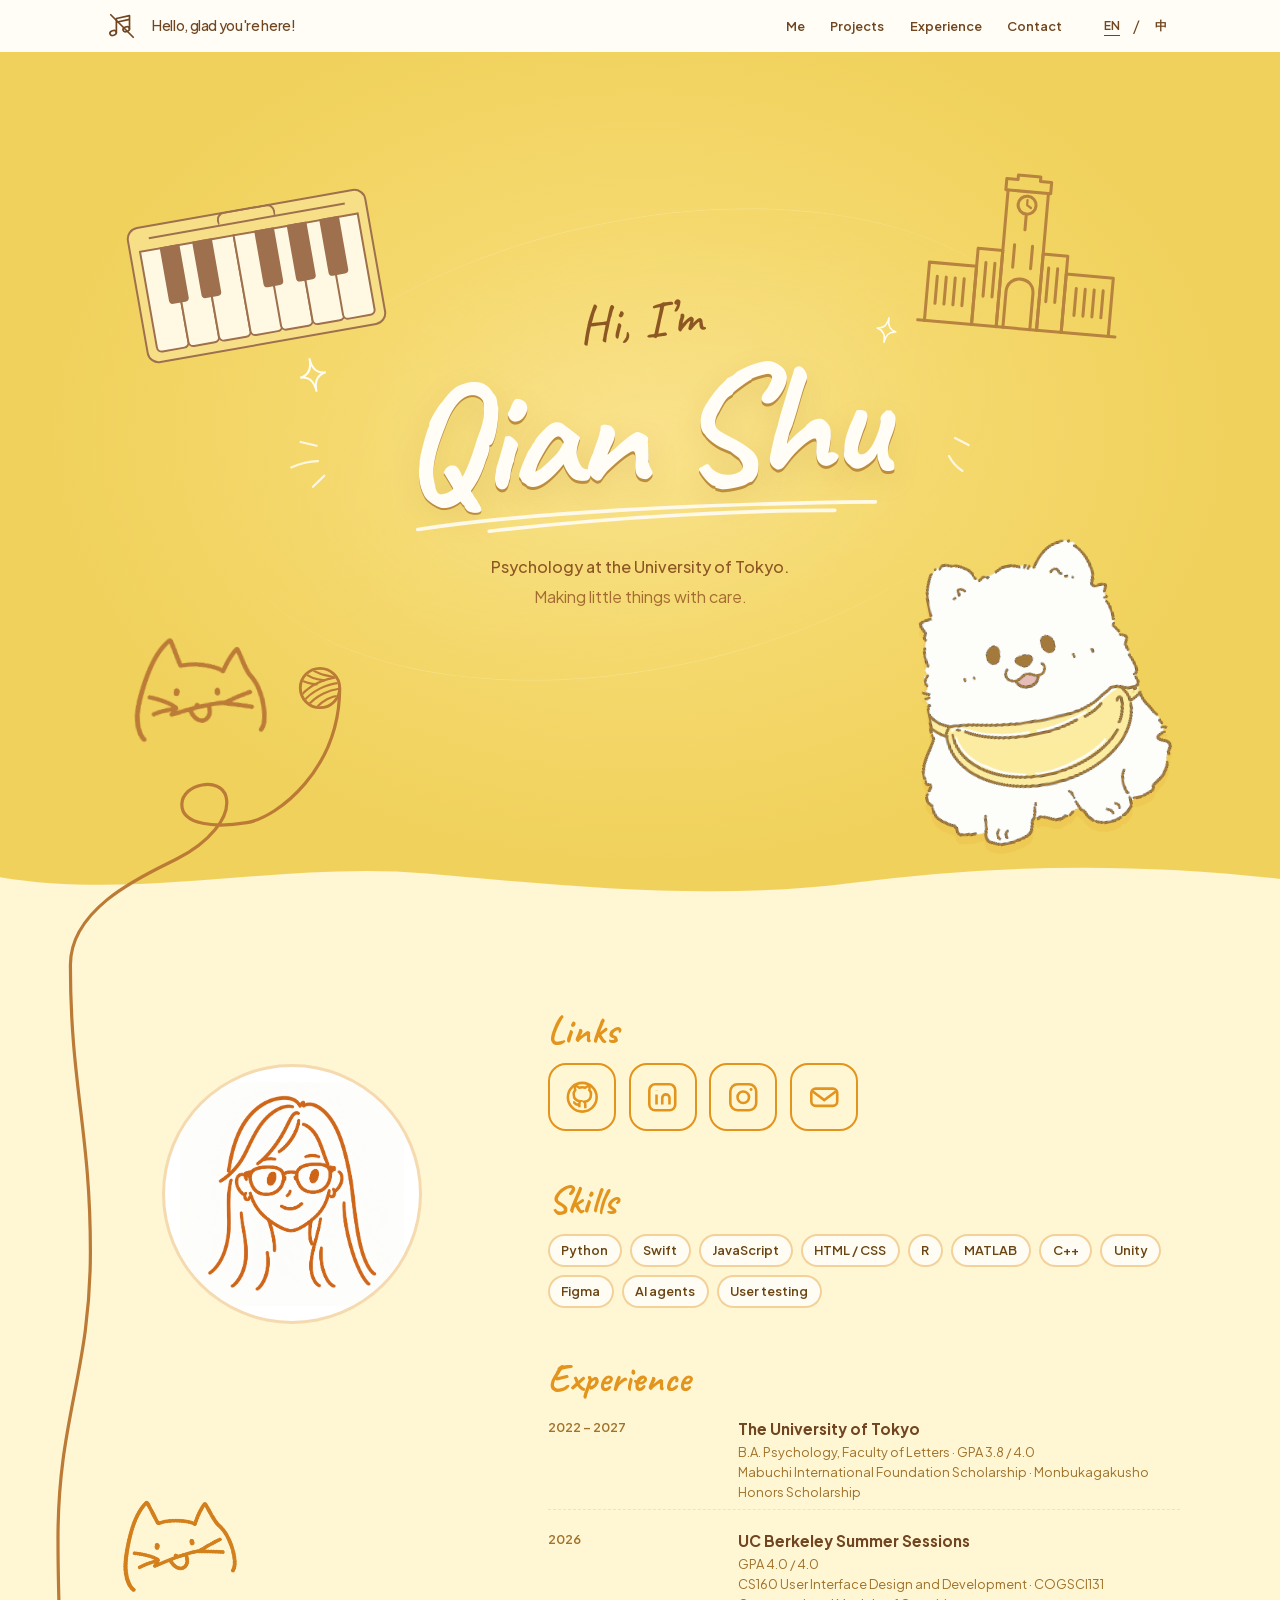
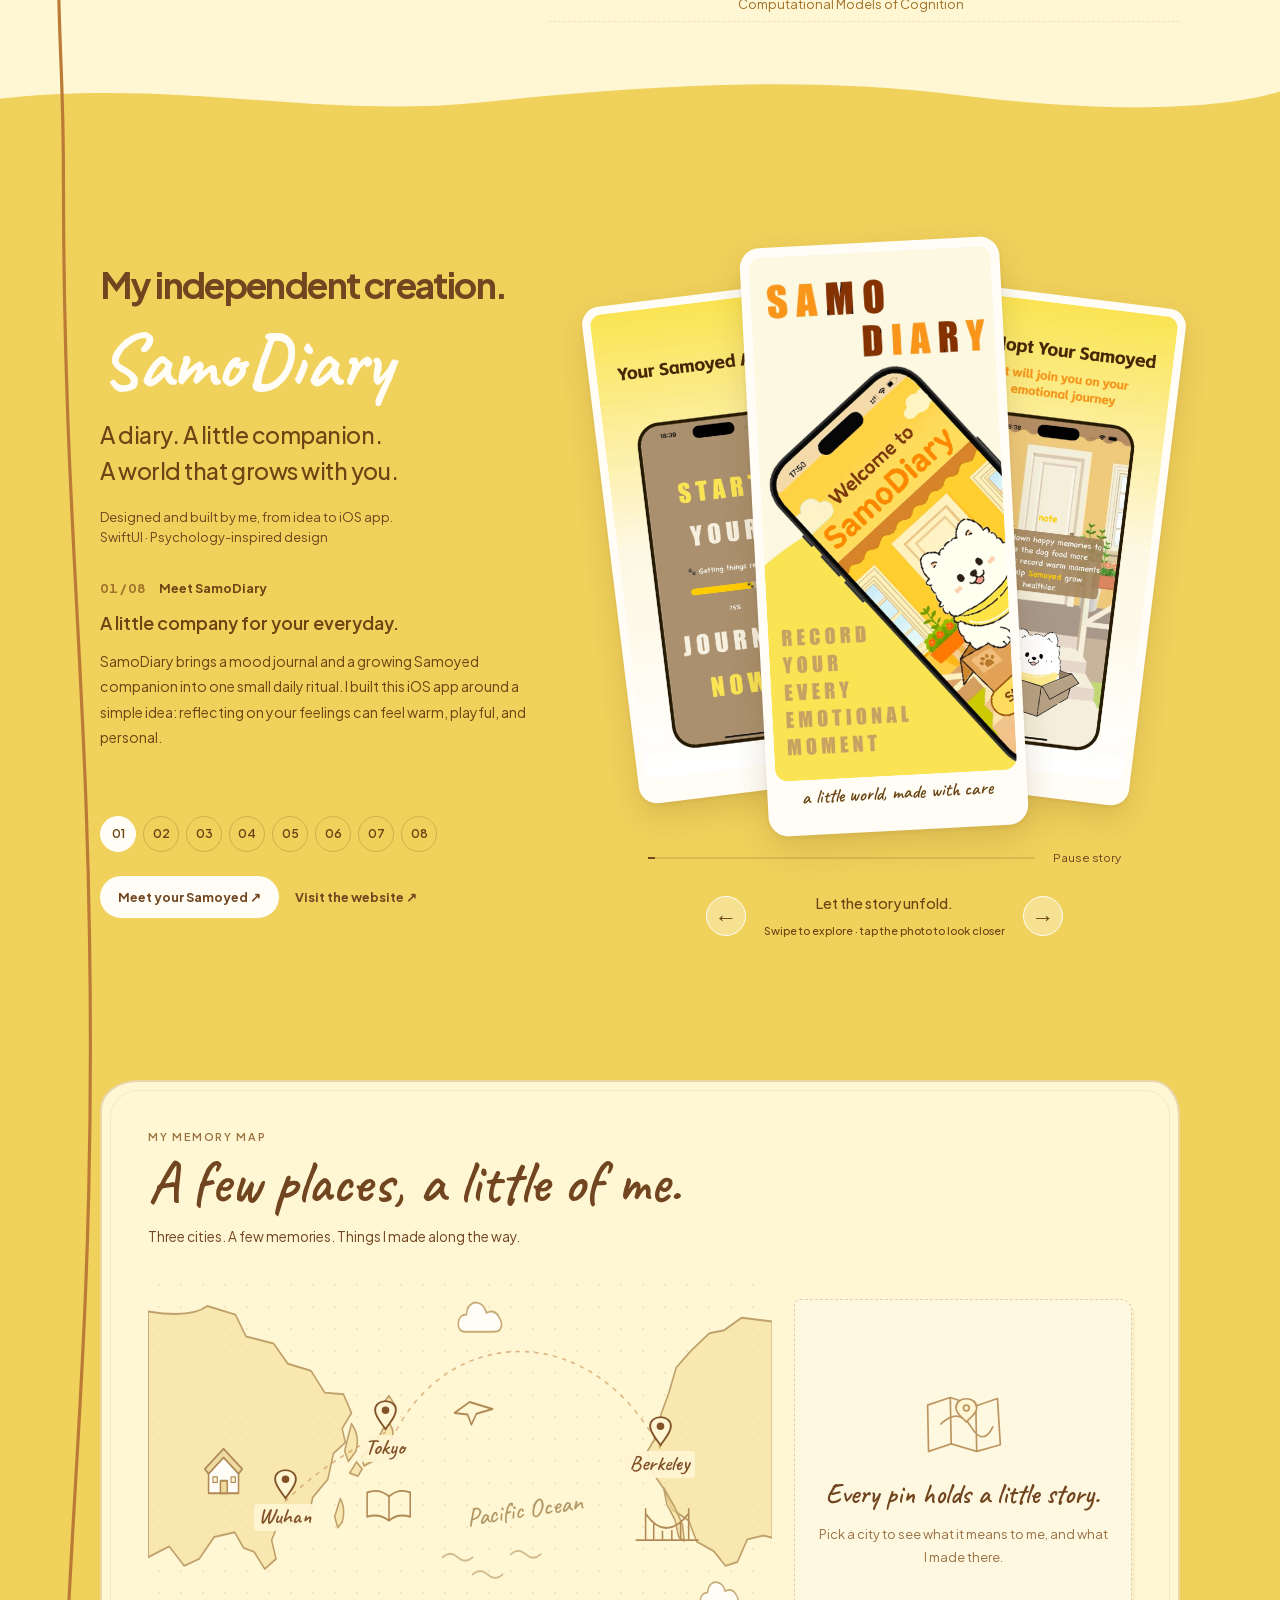
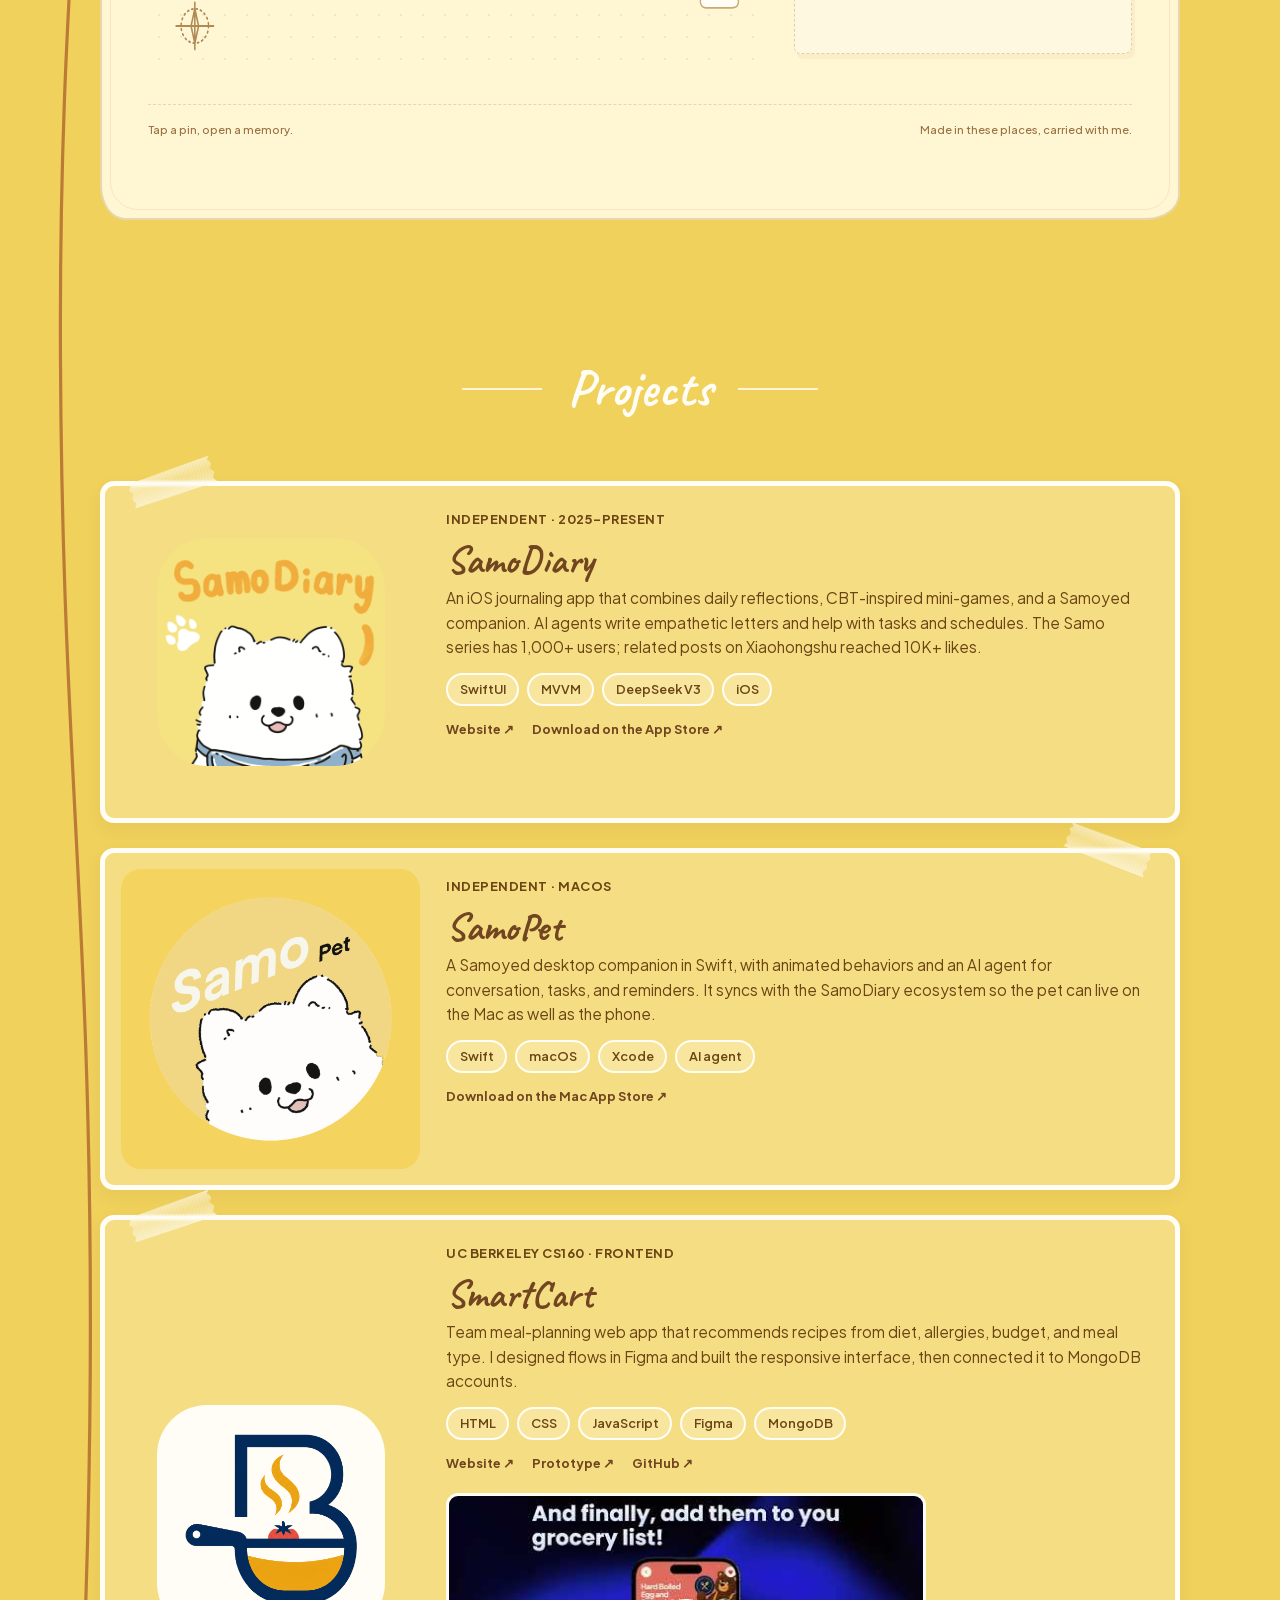
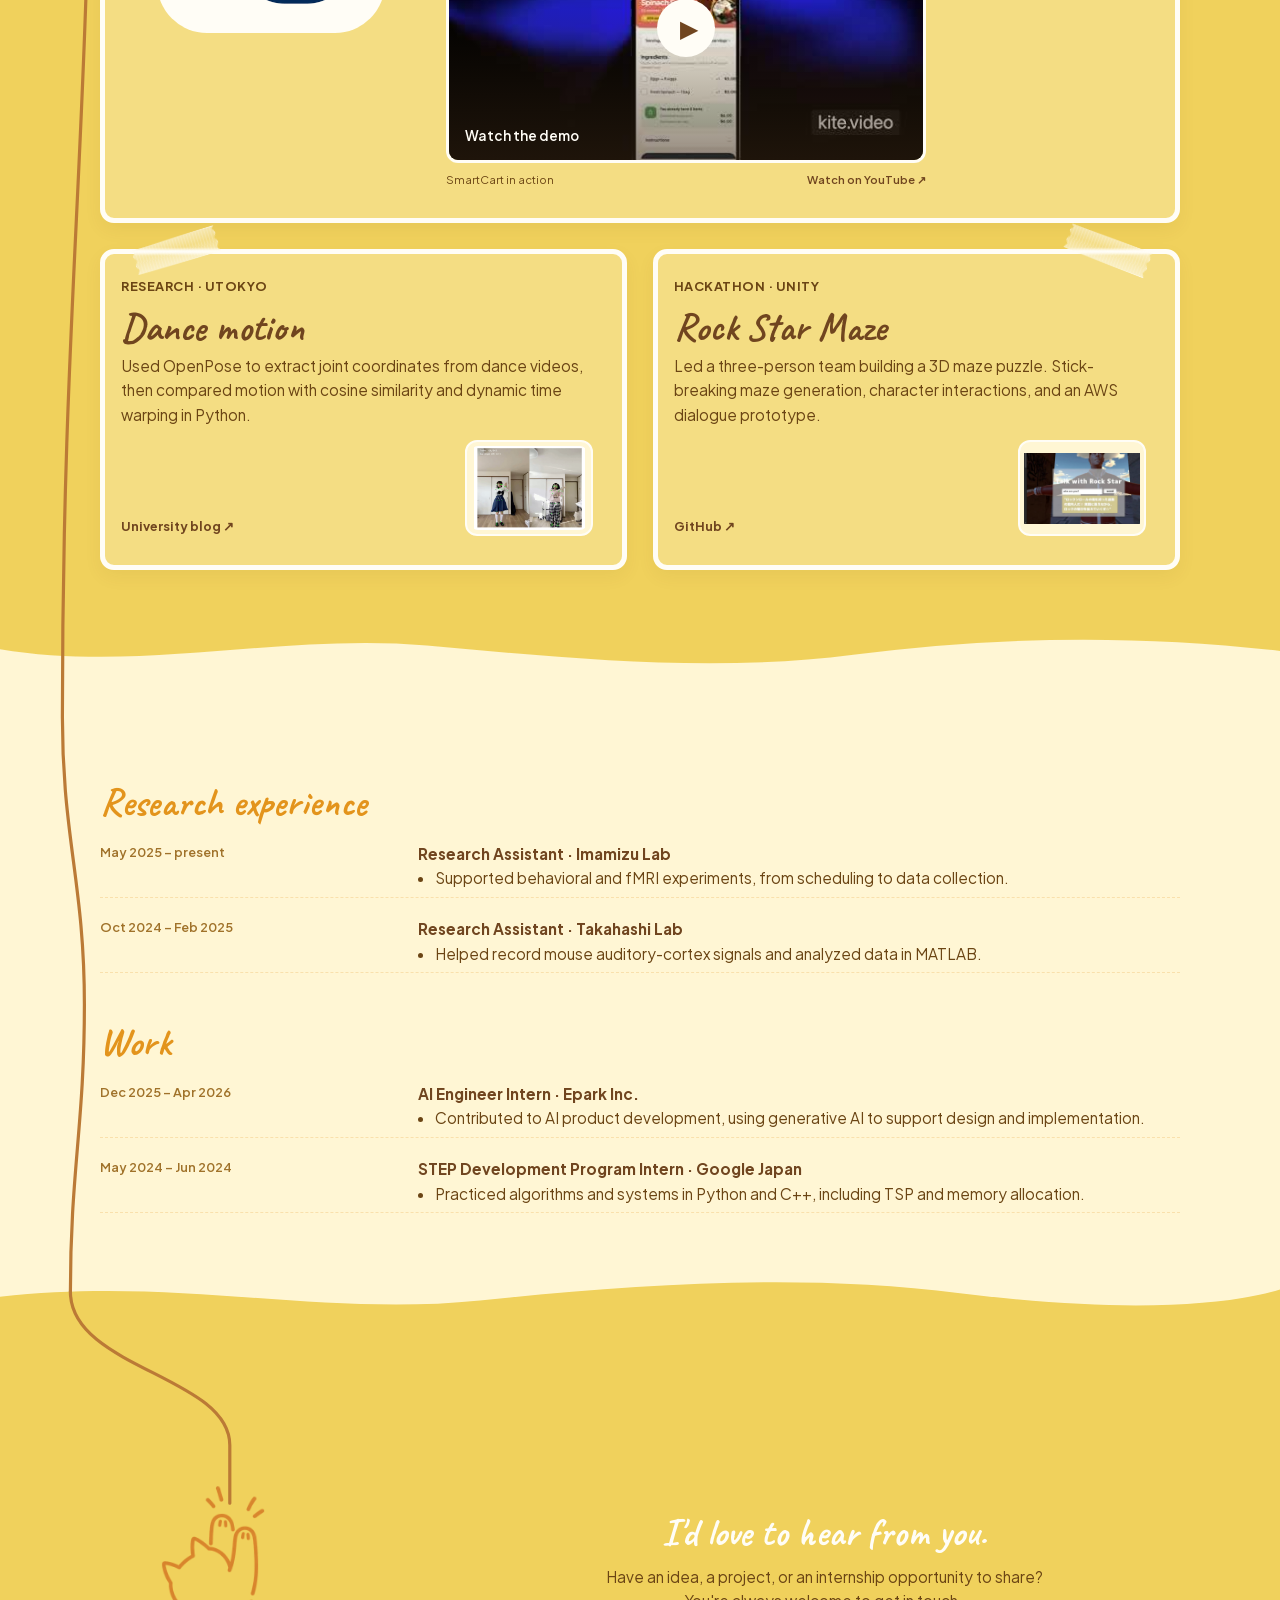
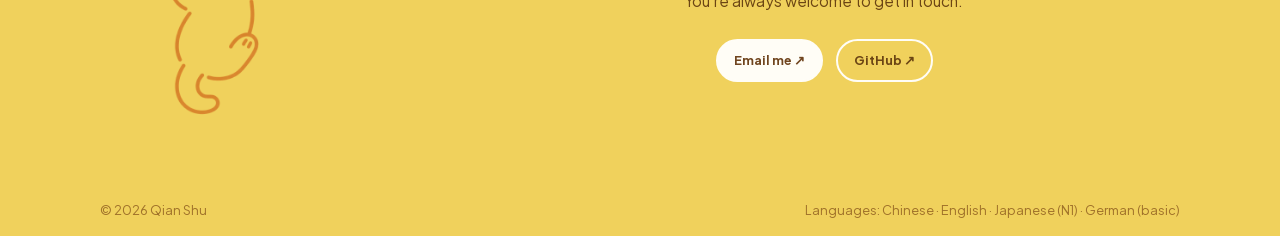
<file: index.html>
<!DOCTYPE html>
<html lang="en">
<head>
    <meta charset="UTF-8">
    <meta name="viewport" content="width=device-width, initial-scale=1.0">
    <meta name="description" content="Qian Shu — psychology student at the University of Tokyo. Personal site: internships, research, and selected work.">
    <meta property="og:title" content="Qian Shu">
    <meta property="og:description" content="Psychology student at the University of Tokyo. AI application engineer intern in Tokyo.">
    <title>Qian Shu</title>
    <link rel="preload" href="portfolio-assets/fonts/caveat-latin.woff2" as="font" type="font/woff2" crossorigin>
    <link rel="preload" href="portfolio-assets/fonts/jakarta-latin-normal.woff2" as="font" type="font/woff2" crossorigin>
    <script>
        // Apply the saved language before the first layout, including its font sizes.
        try {
            if (localStorage.getItem('qian-site-language') === 'zh') document.documentElement.lang = 'zh-CN';
        } catch {}
        window.QIAN_ANALYTICS = {
            clarity: 'yodflnq83z',
            ga4: ''
        };
    </script>
    <script src="portfolio-assets/analytics.js" defer></script>
    <link rel="stylesheet" href="portfolio-assets/memory-map.css">
    <link rel="stylesheet" href="portfolio-assets/journey.css">
    <style>
        /* Local, preloaded fonts avoid late swaps from a third-party font service. */
        @font-face {
            font-family: 'Caveat'; font-style: normal; font-weight: 400 700; font-display: block;
            src: url('portfolio-assets/fonts/caveat-latin.woff2') format('woff2');
        }
        @font-face {
            font-family: 'Plus Jakarta Sans'; font-style: normal; font-weight: 400 800; font-display: block;
            src: url('portfolio-assets/fonts/jakarta-latin-normal.woff2') format('woff2');
        }
        @font-face {
            font-family: 'Plus Jakarta Sans'; font-style: italic; font-weight: 400 800; font-display: block;
            src: url('portfolio-assets/fonts/jakarta-latin-italic.woff2') format('woff2');
        }
        /* === PERSONAL SITE BASE CSS === */
        :root {
            --bg: #faf8f5;
            --fg: #1a1a1a;
            --accent: #2563eb;
            --muted: #888;
            --surface: #fff;
            --border: #e8e4de;
            --font-display: 'Caveat', cursive;
            --font-body: 'Plus Jakarta Sans', sans-serif;
            --font-mono: var(--font-body);
            --title: clamp(2rem, 5vw, 4rem);
            --h2: clamp(1.5rem, 3vw, 2.5rem);
            --h3: clamp(1.1rem, 2vw, 1.5rem);
            --body: clamp(0.875rem, 1.2vw, 1.1rem);
            --small: clamp(0.75rem, 1vw, 0.875rem);
            --space-xs: clamp(4px, 0.5vw, 8px);
            --space-sm: clamp(8px, 1vw, 16px);
            --space-md: clamp(16px, 2vw, 32px);
            --space-lg: clamp(32px, 4vw, 64px);
            --space-xl: clamp(48px, 8vw, 128px);
            --max-width: min(90vw, 800px);
            --ease: cubic-bezier(0.16, 1, 0.3, 1);
            --duration: 0.6s;
        }

        *, *::before, *::after { margin: 0; padding: 0; box-sizing: border-box; }
        html { scroll-behavior: smooth; scroll-padding-top: 52px; }
        body {
            font-family: var(--font-body);
            font-size: var(--body);
            color: var(--fg);
            background: var(--bg);
            line-height: 1.6;
            -webkit-font-smoothing: antialiased;
            -moz-osx-font-smoothing: grayscale;
        }
        button, input, textarea, select { font: inherit; }
        img { max-width: 100%; height: auto; display: block; }
        a { color: var(--accent); text-decoration: none; transition: color 0.2s ease; }

        .reveal {
            opacity: 0;
            transform: translateY(20px);
            transition: opacity var(--duration) var(--ease), transform var(--duration) var(--ease);
        }
        .reveal.visible { opacity: 1; transform: none; }
        .reveal:nth-child(2) { transition-delay: 0.1s; }
        .reveal:nth-child(3) { transition-delay: 0.2s; }
        .reveal:nth-child(4) { transition-delay: 0.3s; }

        @media (prefers-reduced-motion: reduce) {
            *, *::before, *::after {
                animation-duration: 0.01ms !important;
                transition-duration: 0.2s !important;
                scroll-behavior: auto !important;
            }
            .reveal { opacity: 1; transform: none; }
        }

        @media (max-width: 768px) {
            :root {
                --space-lg: clamp(24px, 3vw, 48px);
                --space-xl: clamp(32px, 5vw, 64px);
            }
        }

        /* === PRESET: yolk cream fairy-tale (sketch) === */
        :root {
            --bg: #f0d15c;
            --bg-deep: #e7c44a;
            --cream: #fff6d4;
            --fg: #6b4514;
            --accent: #e3941c;
            --muted: #a0722a;
            --surface: rgba(255, 248, 220, 0.55);
            --border: rgba(255, 255, 255, 0.7);
            --ink-white: #fffdf6;
            --ink-strong: #70451f;
            --yarn-ink: #bb7a36;
            --font-display: 'Caveat', cursive;
            --font-body: 'Plus Jakarta Sans', sans-serif;
            --max-width: min(92vw, 1080px);
            --title: clamp(2.65rem, 7.8vw, 5.8rem);
            --radius: clamp(16px, 2.4vw, 28px);
        }

        body {
            background:
                radial-gradient(1200px 600px at 10% -10%, #ffe98a 0%, transparent 55%),
                radial-gradient(900px 500px at 110% 8%, #f7dc6a 0%, transparent 50%),
                var(--bg);
            overflow-x: hidden;
            position: relative;
        }

        .skip {
            position: absolute;
            left: -999px;
            top: 0;
        }
        .skip:focus {
            left: var(--space-sm);
            top: var(--space-sm);
            z-index: 20;
            background: var(--cream);
            color: var(--fg);
            padding: var(--space-xs) var(--space-sm);
            border-radius: 8px;
        }

        .wrap {
            width: var(--max-width);
            margin: 0 auto;
            position: relative;
            z-index: 2;
        }

        .band {
            position: relative;
            padding: var(--space-xl) 0;
            border-bottom: 0;
        }
        .band:not(.hero-band) {
            padding-top: clamp(72px, 9vw, 112px);
        }
        .band-yolk { background: var(--bg); }
        .band-cream {
            background: var(--cream);
        }
        .band-wave {
            position: absolute;
            left: 0;
            right: 0;
            bottom: -1px;
            width: 100%;
            height: 44px;
            display: block;
            z-index: 3;
            pointer-events: none;
        }
        .band-yolk > .band-wave { color: var(--cream); }
        .band-cream > .band-wave { color: var(--bg); }
        #experience > .band-wave { z-index: 0; }

        .hero-band {
            overflow-x: clip;
            min-height: 100svh;
            display: flex;
            align-items: center;
            padding-top: clamp(48px, 8vw, 88px);
            padding-bottom: var(--space-lg);
        }

        .site-nav {
            position: fixed;
            top: 0;
            left: 0;
            right: 0;
            z-index: 10;
            padding: 4px 0;
            background: var(--nav-background, var(--ink-white));
            border-radius: 0;
        }
        .site-nav .wrap {
            display: flex;
            align-items: center;
            justify-content: space-between;
            gap: var(--space-md);
        }
        .logo {
            font-family: var(--font-display);
            font-size: clamp(1.15rem, 2vw, 1.55rem);
            color: var(--ink-white);
            font-weight: 700;
        }
        .nav-links {
            display: flex;
            gap: clamp(12px, 2vw, 28px);
        }
        .nav-links a {
            color: var(--fg);
            font-size: var(--small);
            font-weight: 600;
        }
        .nav-links a:hover { color: var(--ink-strong); }

        /* doodle layer */
        .doodle {
            position: absolute;
            pointer-events: none;
            color: var(--accent);
            z-index: 1;
        }
        .doodle svg {
            width: 100%;
            height: 100%;
            overflow: visible;
        }
        .doodle-label {
            font-family: var(--font-display);
            fill: var(--accent);
            font-size: 18px;
            font-weight: 700;
        }
        .piano {
            width: clamp(176px, 25vw, 280px);
            top: 108px;
            left: max(10px, calc(50% - 540px));
            transform: rotate(-12deg);
            pointer-events: auto;
            background: none;
            border: 0;
            padding: 0;
            z-index: 5;
        }
        .piano-inner { display: block; width: 100%; animation: float 5s var(--ease) infinite; }
        .piano-case {
            background: #f7df88;
            border: 2.8px solid var(--accent);
            border-radius: 12px;
            padding: 10px 8px 8px;
        }
        .piano-lid {
            height: 0;
            margin: 0 12px 10px;
            border-top: 2.6px solid var(--accent);
            position: relative;
            background: none;
        }
        .piano-lid::after {
            content: "";
            position: absolute;
            left: 50%;
            bottom: 2px;
            width: 30%;
            height: 12px;
            transform: translateX(-50%);
            border: 2.6px solid var(--accent);
            border-bottom: 0;
            border-radius: 8px 8px 0 0;
            background: none;
        }
        .piano-keys {
            position: relative;
            height: clamp(76px, 10.5vw, 104px);
            background: transparent;
            padding: 0;
        }
        .white-keys {
            display: flex;
            height: 100%;
            gap: 0;
        }
        .pkey-white {
            flex: 1;
            height: 100%;
            border: 2.3px solid var(--accent);
            padding: 0;
            margin: 0 0 0 -2.3px;
            cursor: pointer;
            border-radius: 0 0 6px 6px;
            background: #fff9e4;
            transform: translateY(0);
            transform-origin: top center;
            transition: transform 70ms ease, background 70ms ease;
            -webkit-tap-highlight-color: transparent;
        }
        .pkey-white:first-child { margin-left: 0; }
        .pkey-white:hover { background: var(--ink-white); }
        .pkey-white.is-pressed {
            transform: translateY(6px);
            background: var(--ink-white);
        }
        .pkey-white:focus-visible,
        .pkey-black:focus-visible {
            outline: 2px dashed var(--accent);
            outline-offset: 3px;
        }
        .black-keys {
            position: absolute;
            left: 0;
            right: 0;
            top: 0;
            height: 56%;
        }
        .pkey-black {
            position: absolute;
            top: 0;
            width: 9%;
            height: 100%;
            padding: 0;
            margin: 0;
            cursor: pointer;
            border: 2.2px solid var(--accent);
            border-radius: 0 0 4px 4px;
            background: var(--accent);
            transform: translateY(0);
            transform-origin: top center;
            transition: transform 70ms ease, filter 70ms ease;
            -webkit-tap-highlight-color: transparent;
        }
        .pkey-black:hover { filter: brightness(1.08); }
        .pkey-black.is-pressed {
            transform: translateY(5px);
            filter: brightness(0.82);
        }
        .hero-greeting {
            position: absolute;
            top: 76px;
            left: max(16px, calc(50% - 540px));
            font: 600 clamp(1.4rem, 2.8vw, 2rem) / 1.15 var(--font-display);
            color: var(--ink-white);
            z-index: 2;
        }
        .campus {
            width: clamp(152px, 23vw, 240px);
            aspect-ratio: 5 / 4;
            top: 108px;
            right: max(18px, calc(50% - 530px));
            transform: rotate(5deg);
            transform-origin: 50% 85%;
            pointer-events: auto;
            cursor: pointer;
            padding: 0;
            border: 0;
            background: none;
            z-index: 5;
        }
        .campus svg { display: block; animation: float 6s 0.4s var(--ease) infinite; }
        .campus.is-ringing svg { animation: campus-ring 0.65s ease-in-out; }
        .campus:focus-visible { outline: 2px dashed var(--accent); outline-offset: 8px; border-radius: 12px; }
        .hero-cat { width: clamp(156px, 23vw, 260px); left: max(8px, calc(50% - 560px)); bottom: 15%; pointer-events: auto; z-index: 5; }
        .hero-dog { width: clamp(126px, 18vw, 205px); right: max(20px, calc(50% - 530px)); bottom: 17%; pointer-events: auto; }
        #me { padding-bottom: clamp(64px, 8vw, 96px); }
        #me .panel-block:last-child { margin-bottom: 0; }
        .about-cat {
            position: absolute;
            left: max(10px, calc(50% - 540px));
            bottom: 96px;
            width: clamp(110px, 16vw, 168px);
            pointer-events: auto;
            z-index: 5;
            margin: 0;
        }

        .pet {
            cursor: pointer;
            background: none;
            border: 0;
            padding: 0;
            filter: drop-shadow(0 8px 0 rgba(227, 148, 28, 0.12));
        }
        .hero-cat,
        .about-cat {
            filter: none;
        }
        .pet-face {
            display: block;
            width: 100%;
            transform-origin: 50% 80%;
            transition: transform 0.2s var(--ease);
        }
        .pet img { width: 100%; pointer-events: none; }
        .pet.hop .pet-face { animation: hop 0.55s var(--ease); }
        .hero-dog .pet-face { position: relative; aspect-ratio: 785 / 900; }
        .hero-dog .pet-sprite {
            position: absolute;
            width: 206%;
            max-width: none;
            left: -58%;
            top: -39%;
            filter: url(#samo-warm-ink);
        }
        .hero-dog.is-heart .pet-sprite {
            width: 125%;
            left: -12.5%;
            top: 4%;
        }
        .color-filters { position: absolute; width: 0; height: 0; pointer-events: none; }
        .yarn-finale {
            position: relative;
            height: clamp(250px, 26vw, 340px);
            margin-top: var(--space-md);
        }
        .grab-cat {
            position: absolute;
            width: clamp(170px, 21vw, 220px);
            left: max(8px, calc(50% - 540px));
            bottom: 0;
            z-index: 5;
        }
        .grab-cat { filter: none; }
        .grab-cat .pet-face { transform-origin: 50% 90%; }
        .pet:focus-visible { outline: 2px dashed var(--accent); outline-offset: 6px; border-radius: 40%; }

        .yarn {
            position: absolute;
            width: 48px;
            height: 48px;
            z-index: 4;
            pointer-events: auto;
            cursor: pointer;
            border: 0;
            padding: 0;
            background: none;
            left: 0;
            top: 0;
        }
        .yarn svg {
            width: 100%;
            height: 100%;
            overflow: visible;
            display: block;
            color: var(--accent);
        }
        .yarn svg path { stroke-width: 1.8px; }
        .yarn svg > circle { stroke-width: 2.4px; }
        .yarn:hover { transform: scale(1.08); }

        .yarn-trail-page {
            position: absolute;
            top: 0;
            left: 0;
            width: 100%;
            pointer-events: none;
            z-index: 4;
            overflow: visible;
        }
        .yarn-trail-page path {
            fill: none;
            stroke: var(--accent);
            stroke-width: 3.2px;
            stroke-linecap: round;
            stroke-linejoin: round;
            opacity: 1;
        }

        .hero-copy {
            text-align: center;
            max-width: min(90vw, 820px);
            margin: 0 auto;
            position: relative;
            z-index: 2;
        }
        .hero-copy h1 {
            font-family: var(--font-display);
            font-size: var(--title);
            font-weight: 700;
            line-height: 1.05;
            color: var(--ink-white);
            letter-spacing: 0.01em;
            text-shadow: 0 2px 0 rgba(227, 148, 28, 0.25);
        }
        .hero-copy h1 em {
            font-style: italic;
            color: #fff;
        }
        .hero-copy .lede {
            margin-top: var(--space-sm);
            font-family: var(--font-display);
            font-size: clamp(1.5rem, 3.6vw, 2.4rem);
            color: var(--ink-white);
            line-height: 1.25;
        }

        /* about band — sketch middle */
        .about-grid {
            display: grid;
            grid-template-columns: minmax(180px, 0.85fr) minmax(0, 1.4fr);
            gap: clamp(24px, 5vw, 72px);
            align-items: start;
        }
        .portrait-col {
            display: flex;
            flex-direction: column;
            align-items: center;
            gap: var(--space-md);
            position: relative;
        }
        .portrait-interaction { --portrait-border: rgba(227, 148, 28, 0.35); position: relative; padding-top: 52px; max-width: 100%; }
        .portrait-bubble {
            position: absolute; top: 0; left: 50%; transform: translateX(-50%); z-index: 1;
            width: max-content; max-width: min(250px, 76vw); padding: 8px 15px;
            border: 2px solid var(--portrait-border); border-radius: 18px;
            background: var(--ink-white); color: var(--ink-strong);
            font: 500 .8rem / 1.5 var(--font-body); text-align: center; pointer-events: none;
        }
        .portrait-bubble:empty { visibility: hidden; }
        .portrait-bubble::after {
            content: ''; position: absolute; bottom: -7px; left: 45%; width: 10px; height: 10px;
            background: var(--ink-white); border-right: 2px solid var(--portrait-border);
            border-bottom: 2px solid var(--portrait-border); transform: rotate(45deg);
        }
        .portrait {
            position: relative;
            width: clamp(168px, 24vw, 260px);
            aspect-ratio: 1;
            border-radius: 50%;
            border: 3px solid var(--portrait-border);
            background: #fff;
            overflow: hidden;
            display: grid;
            place-items: center;
            padding: 0; cursor: pointer;
        }
        .portrait:focus-visible { outline: 2px dashed var(--ink-strong); outline-offset: 5px; }
        .portrait-photo {
            width: 88%;
            height: 88%;
            object-fit: contain;
            object-position: center 62%;
        }

        .panel-block { margin-bottom: var(--space-lg); }
        .hand-title {
            font-family: var(--font-display);
            font-size: clamp(1.8rem, 3vw, 2.6rem);
            color: var(--ink-white);
            font-weight: 700;
            line-height: 1;
            margin-bottom: var(--space-sm);
        }

        .link-row {
            display: flex;
            flex-wrap: wrap;
            gap: var(--space-sm);
        }
        .link-tile {
            width: clamp(52px, 7vw, 68px);
            aspect-ratio: 1;
            border: 2.5px solid var(--ink-white);
            border-radius: 18px;
            display: grid;
            place-items: center;
            color: var(--ink-white);
            background: transparent;
            transition: transform 0.3s var(--ease), background 0.3s ease, color 0.3s ease;
        }
        .link-tile svg { width: 54%; }
        .link-tile:hover {
            transform: translateY(-4px) rotate(-4deg);
            background: var(--ink-white);
            color: var(--accent);
        }

        .tags { display: flex; flex-wrap: wrap; gap: 8px; }
        .tag {
            display: inline-block;
            padding: 0.35em 0.9em;
            border: 2px solid var(--ink-white);
            border-radius: 999px;
            color: var(--fg);
            background: rgba(255, 246, 212, 0.35);
            font-size: var(--small);
            font-weight: 600;
            transition: transform 0.25s var(--ease), background 0.25s ease, color 0.25s ease;
        }
        .tag:hover {
            transform: translateY(-2px);
            background: var(--ink-white);
            color: var(--ink-strong);
        }

        .exp-mini {
            display: grid;
            gap: var(--space-sm);
        }
        .exp-mini article {
            display: grid;
            grid-template-columns: minmax(92px, 0.4fr) 1fr;
            gap: var(--space-sm);
            padding: 0.4em 0;
            border-bottom: 1px dashed rgba(255,255,255,0.5);
            transition: transform 0.3s var(--ease);
        }
        .exp-mini article:hover { transform: translateX(6px); }
        .exp-mini time {
            font-size: var(--small);
            color: var(--muted);
            font-weight: 600;
        }
        .exp-mini h3 {
            font-size: var(--body);
            font-weight: 700;
            color: var(--fg);
        }
        .exp-mini p { font-size: var(--small); color: var(--muted); }

        .band-cream .hand-title { color: var(--accent); }
        .band-cream .link-tile {
            color: var(--accent);
            border-color: var(--accent);
        }
        .band-cream .link-tile:hover {
            background: var(--accent);
            color: var(--ink-white);
        }
        .band-cream .tag {
            border-color: rgba(227, 148, 28, 0.42);
            background: rgba(255, 255, 255, 0.72);
        }
        .band-cream .exp-mini article {
            border-bottom-color: rgba(227, 148, 28, 0.22);
        }
        .band-cream .exp-mini h3 { color: var(--ink-strong); }
        .band-cream .edu-card {
            border-color: rgba(227, 148, 28, 0.4);
            background: rgba(255, 255, 255, 0.58);
        }
        .band-cream .edu-card:hover { background: #fff; }

        .projects-head {
            text-align: center;
            margin-bottom: var(--space-lg);
        }
        .projects-head h2 {
            font-family: var(--font-display);
            font-size: clamp(2.2rem, 4vw, 3.4rem);
            color: var(--ink-white);
            display: inline-flex;
            align-items: center;
            gap: var(--space-md);
        }
        .projects-head h2::before,
        .projects-head h2::after {
            content: "";
            width: clamp(32px, 8vw, 80px);
            height: 2px;
            background: var(--ink-white);
            opacity: 0.8;
        }

        .project-list {
            display: grid;
            grid-template-columns: minmax(0, 1fr);
            gap: var(--space-md);
        }
        .project-card {
            display: grid;
            min-width: 0;
            grid-template-columns: minmax(120px, 0.42fr) minmax(0, 1fr);
            gap: var(--space-md);
            align-items: stretch;
            border: 2.5px solid var(--ink-white);
            border-radius: var(--radius);
            padding: clamp(10px, 1.4vw, 16px);
            background: rgba(255, 255, 255, 0.12);
            transition: transform 0.35s var(--ease), background 0.35s ease, box-shadow 0.35s ease;
        }
        .project-card:hover {
            transform: translateY(-6px) rotate(-0.4deg);
            background: rgba(255, 255, 255, 0.28);
            box-shadow: 0 16px 0 rgba(227, 148, 28, 0.08);
        }
        .project-media {
            border-radius: calc(var(--radius) - 8px);
            overflow: hidden;
            min-height: 140px;
            background: var(--cream);
            display: grid;
            place-items: center;
        }
        .project-media img {
            width: 100%;
            height: 100%;
            object-fit: cover;
        }
        .project-media.icon {
            background: transparent;
            padding: 12%;
        }
        .project-media.icon img { object-fit: contain; height: auto; border-radius: 22%; }
        .project-media.logo {
            background: #f4d35e;
            padding: 8%;
        }
        .project-media.logo img { object-fit: contain; height: auto; }
        .project-media.smartcart { background: transparent; padding: 12%; }
        .smartcart-mark {
            display: grid;
            place-items: center;
            width: 100%;
            aspect-ratio: 1;
            padding: 10%;
            background: var(--ink-white);
            border-radius: 22%;
        }
        .project-media.bear {
            background: linear-gradient(180deg, #faf4ea, #f2b129 140%);
            padding: 8% 8% 0;
        }
        .project-media.bear img { object-fit: contain; height: 100%; }
        .project-media.empty {
            background: rgba(255,255,255,0.2);
            color: var(--muted);
            font-size: var(--small);
            text-align: center;
            padding: var(--space-md);
            font-family: var(--font-display);
            font-size: clamp(1rem, 2vw, 1.3rem);
        }
        .project-body { min-width: 0; overflow-wrap: anywhere; padding: var(--space-xs) var(--space-sm) var(--space-sm) 0; }
        .kicker {
            font-size: var(--small);
            font-weight: 700;
            letter-spacing: 0.04em;
            text-transform: uppercase;
            color: var(--accent);
            margin-bottom: 4px;
        }
        .project-body h3 {
            font-family: var(--font-display);
            font-size: clamp(1.7rem, 3vw, 2.4rem);
            color: var(--ink-white);
            line-height: 1;
            margin-bottom: 6px;
        }
        .project-body p { color: var(--fg); margin-bottom: var(--space-sm); }
        .project-links { display: flex; flex-wrap: wrap; gap: 12px 18px; margin-top: var(--space-sm); }
        .project-links a {
            color: var(--ink-strong);
            font-weight: 700;
            font-size: var(--small);
            background-image: linear-gradient(var(--accent), var(--accent));
            background-position: 0 100%;
            background-repeat: no-repeat;
            background-size: 0 2px;
            transition: background-size 0.3s ease;
        }
        .project-links a:hover { background-size: 100% 2px; }

        .split-two {
            display: grid;
            min-width: 0;
            grid-template-columns: minmax(0, 1fr) minmax(0, 1fr);
            gap: var(--space-md);
        }
        .split-two .project-card {
            grid-template-columns: 1fr;
        }
        .split-two .project-body { display: flex; flex-direction: column; }
        .project-bottom {
            display: flex;
            flex-wrap: wrap;
            justify-content: space-between;
            align-items: flex-end;
            gap: 16px;
            margin-top: auto;
        }
        .project-thumb {
            flex: 0 0 clamp(100px, 10vw, 136px);
            aspect-ratio: 4 / 3;
            border: 2px solid var(--ink-white);
            border-radius: 12px;
            padding: 4px;
            background: var(--cream);
            overflow: hidden;
        }
        .project-thumb img { width: 100%; height: 100%; object-fit: contain; border-radius: 7px; }


        .edu-row {
            display: grid;
            grid-template-columns: 1fr 1fr;
            gap: var(--space-md);
            margin-top: var(--space-lg);
        }
        .edu-card {
            border: 2px dashed var(--ink-white);
            border-radius: var(--radius);
            padding: var(--space-md);
            background: rgba(255,255,255,0.1);
            transition: transform 0.3s var(--ease), background 0.3s ease;
        }
        .edu-card:hover { transform: translateY(-4px); background: rgba(255,255,255,0.22); }
        .edu-card h3 {
            font-size: var(--h3);
            color: var(--fg);
            margin: 4px 0;
        }

        .contact {
            text-align: center;
            padding-bottom: 16px;
        }
        .contact-lead {
            max-width: 40ch;
            margin: 0 auto var(--space-md);
            color: var(--fg);
        }
        .contact-actions {
            display: flex;
            flex-wrap: wrap;
            justify-content: center;
            gap: var(--space-sm);
        }
        .btn {
            display: inline-flex;
            align-items: center;
            justify-content: center;
            padding: 0.7em 1.25em;
            border-radius: 999px;
            font-weight: 700;
            font-size: var(--small);
            border: 2px solid var(--ink-white);
            color: var(--fg);
            background: transparent;
            transition: transform 0.3s var(--ease), background 0.3s ease, color 0.3s ease;
        }
        .btn:hover { transform: translateY(-3px) rotate(-2deg); }
        .btn-fill {
            background: var(--ink-white);
            color: var(--ink-strong);
        }
        .btn-fill:hover { color: var(--ink-strong); }
        .site-footer {
            margin-top: var(--space-sm);
            display: flex;
            justify-content: space-between;
            gap: var(--space-md);
            font-size: var(--small);
            color: var(--muted);
        }

        .exp-full ul { padding-left: 1.1em; color: var(--fg); }
        .exp-full li + li { margin-top: 4px; }

        @keyframes float {
            0%, 100% { transform: translateY(0); }
            50% { transform: translateY(-10px); }
        }
        @keyframes campus-ring {
            0%, 100% { transform: translateY(0) rotate(0); }
            20% { transform: translateY(-8px) rotate(-6deg); }
            45% { transform: translateY(-5px) rotate(6deg); }
            70% { transform: translateY(-3px) rotate(-3deg); }
        }
        @keyframes hop {
            0% { transform: translateY(0) scale(1); }
            35% { transform: translateY(-18px) scale(1.06); }
            100% { transform: translateY(0) scale(1); }
        }

        @media (max-width: 768px) {
            .nav-links { display: none; }
            .about-grid,
            .project-card,
            .split-two,
            .edu-row,
            .exp-mini article {
                grid-template-columns: 1fr;
            }
            .hero-greeting { top: 72px; left: 5%; }
            .piano { width: min(52vw, 240px); top: 108px; }
            .campus { width: 37vw; max-width: 188px; top: 108px; right: 5%; }
            .hero-cat { left: 0; bottom: 5%; width: 43vw; }
            .hero-dog { right: 7%; bottom: 5%; width: 32vw; }
            #me { padding-bottom: 170px; }
            .about-cat { left: 12%; bottom: 36px; width: 28vw; }
            .hero-band { min-height: 100svh; }
            .site-footer { flex-direction: column; text-align: center; }
        }

        @media (max-width: 400px) {
            .contact-actions .btn { width: 100%; }
        }

        /* SamoDiary postcards and the taped project collection. */
        .samo-feature {
            display: grid;
            grid-template-columns: minmax(0, 0.85fr) minmax(0, 1.15fr);
            gap: clamp(24px, 4vw, 56px);
            align-items: center;
            padding: 12px 0 clamp(88px, 11vw, 144px);
        }
        .samo-feature h2 {
            font: 700 clamp(3.8rem, 6vw, 5.8rem) / 1 var(--font-display);
            color: var(--ink-white);
            margin: 12px 0;
        }
        .samo-intro { font: 500 clamp(1.1rem, 1.8vw, 1.45rem) / 1.55 var(--font-body); letter-spacing: -.02em; }
        .samo-byline { font-size: var(--small); margin-top: 18px; color: var(--ink-strong); }
        .samo-story { margin-top: 30px; min-height: 218px; }
        .samo-chapter { display: flex; align-items: baseline; gap: 14px; font-size: var(--small); font-weight: 700; }
        .samo-counter { color: var(--muted); font-variant-numeric: tabular-nums; white-space: nowrap; }
        .samo-story h3 { font: 600 clamp(1rem, 1.4vw, 1.2rem) / 1.5 var(--font-body); margin: 12px 0; }
        .samo-story > p:last-child { font-size: clamp(0.875rem, 1.1vw, 1rem); line-height: 1.8; }
        .samo-chapters { display: flex; flex-wrap: wrap; gap: 7px; margin: 20px 0 24px; }
        .samo-chapters button {
            width: 36px; height: 36px; border: 1px solid rgba(107,69,20,0.24);
            border-radius: 50%; background: transparent; color: var(--fg); font: 600 0.75rem var(--font-body);
            cursor: pointer; transition: transform .2s, background .2s;
        }
        .samo-chapters button:hover { transform: translateY(-3px); }
        .samo-chapters button[aria-current="true"] { background: var(--ink-white); border-color: var(--ink-white); }
        .samo-feature-links { display: flex; align-items: center; flex-wrap: wrap; gap: 16px; }
        .samo-website { font-size: var(--small); font-weight: 700; color: var(--ink-strong); }
        .samo-gallery { min-width: 0; }
        .samo-deck {
            position: relative; height: clamp(510px, 46vw, 620px);
            display: grid; place-items: center; isolation: isolate; touch-action: pan-y;
        }
        .samo-print {
            position: absolute; width: 46%; max-width: 260px;
            padding: 9px 9px 28px; border: 0; border-radius: 20px;
            background: var(--ink-white); color: var(--fg); cursor: pointer;
            box-shadow: 0 14px 32px rgba(107,69,20,.17), 0 2px 4px rgba(107,69,20,.08);
            transition: transform .5s var(--ease), box-shadow .3s;
        }
        .samo-print img { border-radius: 13px; width: 100%; height: auto; aspect-ratio: 1290 / 2796; object-fit: contain; pointer-events: none; }
        .samo-print-prev { transform: translate(-61%, 6px) rotate(-7deg) scale(.89); z-index: 1; }
        .samo-print-next { transform: translate(61%, 8px) rotate(7deg) scale(.89); z-index: 1; }
        .samo-print-main { z-index: 2; transform: rotate(-3deg); }
        .samo-print-main:hover { transform: translateY(-8px) rotate(1deg); box-shadow: 0 22px 40px rgba(107,69,20,.2); }
        .samo-print-prev:hover { transform: translate(-68%, 0) rotate(-9deg) scale(.92); }
        .samo-print-next:hover { transform: translate(68%, 0) rotate(9deg) scale(.92); }
        .samo-print-caption { display: block; padding-top: 8px; font: 600 clamp(.95rem, 1.5vw, 1.2rem) / 1 var(--font-display); }
        .samo-gallery-controls { display: flex; align-items: center; justify-content: center; gap: 18px; margin-top: 18px; }
        .samo-gallery-controls p { text-align: center; font: 500 .9rem / 1.5 var(--font-body); }
        .samo-gallery-controls span { display: block; margin-top: 8px; font: 500 .68rem / 1.5 var(--font-body); }
        .samo-arrow { width: 40px; height: 40px; flex-shrink: 0; border: 1.5px solid var(--ink-white); border-radius: 50%; background: rgba(255,253,246,.35); color: var(--fg); font: 1.4rem var(--font-body); cursor: pointer; }
        .samo-arrow:hover { background: var(--ink-white); }
        .samo-feature button:focus-visible, .samo-lightbox button:focus-visible { outline: 2px dashed var(--fg); outline-offset: 5px; }
        .samo-lightbox { margin: auto; width: min(94vw, 760px); max-height: 94svh; padding: 30px 24px 16px; border: 0; border-radius: 14px; background: var(--cream); color: var(--fg); box-shadow: 0 24px 80px #3b260a55; }
        .samo-lightbox::backdrop { background: rgba(61,39,13,.66); backdrop-filter: blur(7px); }
        .samo-lightbox > img { height: 74svh; max-width: 100%; width: auto; object-fit: contain; margin: 0 auto; }
        .samo-close { position: absolute; right: 10px; top: 5px; border: 0; background: var(--cream); color: var(--fg); font-size: 1.8rem; cursor: pointer; width: 36px; height: 36px; border-radius: 50%; }
        .samo-lightbox-footer { display: flex; justify-content: space-between; align-items: center; gap: 16px; margin-top: 12px; }
        .samo-lightbox-footer p { text-align: center; font: 600 1.5rem var(--font-display); }
        body.has-lightbox { overflow: hidden; }
        .project-card { position: relative; border-width: 5px; border-radius: 14px; background: rgba(255,253,246,.25); box-shadow: 0 7px 18px rgba(107,69,20,.06); }
        .project-card::before {
            content: ''; position: absolute; top: -17px; left: 24px; z-index: 3;
            width: clamp(60px, 7.5vw, 86px); height: 27px; transform: rotate(-19deg); pointer-events: none;
            background: repeating-linear-gradient(92deg, #fffdf608 0 2px, #fffdf633 2px 3px), linear-gradient(180deg, #fffdf68a, #fffdf644 45%, #fffdf68a);
            border: 1px solid #fffdf699; backdrop-filter: blur(1px);
            clip-path: polygon(0 5%, 3% 14%, 0 28%, 3% 44%, 0 65%, 3% 80%, 0 96%, 100% 100%, 97% 82%, 100% 63%, 97% 45%, 100% 28%, 97% 10%, 100% 0);
        }
        .project-card:nth-child(even)::before { left: auto; right: 24px; transform: rotate(21deg); }
        .split-two .project-card:first-child::before { left: 28px; transform: rotate(-17deg); }
        .project-body h3 { color: var(--ink-strong); }
        .contact-layout { display: grid; grid-template-columns: minmax(180px, .65fr) minmax(0, 1.35fr); gap: var(--space-md); align-items: center; min-height: 340px; }
        .contact-copy { grid-column: 2; grid-row: 1; }
        .yarn-finale { grid-column: 1; grid-row: 1; height: 340px; margin-top: 0; }
        .grab-cat { width: 220px; left: 0; bottom: 50%; transform: translateY(50%); }
        .site-footer { margin-top: 32px; }
        @media (max-width: 768px) {
            .samo-feature { grid-template-columns: 1fr; gap: 26px; }
            .samo-feature-copy { max-width: 520px; }
            .samo-story { min-height: 206px; }
            .samo-gallery { width: 100%; max-width: 520px; justify-self: center; }
            .samo-deck { height: clamp(350px, 100vw, 500px); }
            .samo-print { width: 43%; max-width: 220px; padding: 7px 7px 20px; }
            .samo-print-caption { font-size: 1rem; }
            .samo-gallery-controls { gap: 12px; }
            .samo-gallery-controls p { font-size: .85rem; }
            .contact-layout { grid-template-columns: 88px minmax(0, 1fr); gap: 10px; min-height: 310px; }
            .contact-copy .hand-title { font-size: 1.9rem; }
            .contact-copy .contact-lead { font-size: .8rem; }
            .yarn-finale { height: 310px; }
            .grab-cat { width: 124px; left: -28px; }
            .contact-actions { gap: 8px; }
            .contact-actions .btn { width: auto; padding: .65em 1em; }
            .site-footer { margin-top: 20px; }
        }

        .piano { --accent: #9e704d; }
        .piano-case { background: #f7df88; }
        .pkey-white { background: #fff9e4; }
        .campus { color: #b7833f; }
        .hero-cat img { filter: url(#cat-caramel); }
        .yarn svg { color: var(--yarn-ink); }
        .yarn-trail-page path { stroke: var(--yarn-ink); }
        .project-video { width: min(100%, 480px); margin-top: 20px; }
        .project-video iframe { display: block; width: 100%; aspect-ratio: 16 / 9; min-height: 200px; border: 3px solid var(--ink-white); border-radius: 12px; background: var(--cream); }
        .project-video-cover { display: block; position: relative; aspect-ratio: 16 / 9; min-height: 200px; overflow: hidden; border: 3px solid var(--ink-white); border-radius: 12px; background: var(--cream); }
        .project-video-cover > img { width: 100%; height: 100%; object-fit: cover; }
        .project-video-cover::after { content: ''; position: absolute; inset: 0; background: linear-gradient(transparent 40%, #39261388); }
        .video-play { position: absolute; left: 50%; top: 50%; transform: translate(-50%, -50%); width: 58px; height: 58px; display: grid; place-items: center; padding-left: 4px; border-radius: 50%; background: var(--ink-white); color: var(--ink-strong); font-size: 1.4rem; z-index: 1; transition: scale .2s; }
        .project-video-cover:hover .video-play { scale: 1.1; }
        .video-cover-label { position: absolute; bottom: 14px; left: 16px; z-index: 1; color: var(--ink-white); font-size: .85rem; font-weight: 600; }
        .project-video figcaption { display: flex; justify-content: space-between; flex-wrap: wrap; gap: 8px; margin-top: 8px; font-size: .7rem; }
        .project-video a { color: var(--ink-strong); font-weight: 600; }
        #work { overflow-x: clip; }
        .samo-deck { perspective: 1000px; }
        .samo-print-departing { z-index: 4; pointer-events: none; }
        .samo-autoplay { display: flex; align-items: center; gap: 18px; margin: 10px auto 0; width: 80%; }
        .samo-progress { flex: 1; height: 2px; overflow: hidden; background: rgba(107,69,20,.16); }
        .samo-progress > span { display: block; width: 100%; height: 100%; background: var(--ink-strong); transform: scaleX(0); transform-origin: left; }
        .samo-play-toggle { border: 0; background: none; color: var(--ink-strong); cursor: pointer; font-size: .72rem; padding: 8px 0; }

        /* A luminous handwritten name, framed by the four familiar doodles. */
        .hero-band {
            min-height: max(760px, 100svh);
            padding: 96px 0 88px;
            background: radial-gradient(ellipse at 50% 48%, #f9df82 0%, #f5d96e 32%, transparent 66%), var(--bg);
            isolation: isolate;
        }
        .hero-copy { max-width: min(88vw, 760px); }
        .hero-copy::before {
            content: ''; position: absolute; z-index: -1; pointer-events: none;
            inset: -76px -40px -56px; border-radius: 50%;
            background: radial-gradient(ellipse, #fff5c526, transparent 70%);
            border: 1px solid #fff7d43d; transform: rotate(-12deg);
            mask-image: linear-gradient(115deg, transparent 8%, #000 32%, #000 65%, transparent 92%);
        }
        .hero-spark {
            position: absolute; width: 30px; height: 38px; fill: none;
            stroke: var(--ink-white); stroke-width: 2; pointer-events: none;
        }
        .hero-spark-left { left: 5%; top: 19%; transform: rotate(-12deg); }
        .hero-spark-right { right: 16%; top: 5%; width: 23px; transform: rotate(12deg); }
        .hero-flourish {
            position: absolute; width: clamp(58px, 6vw, 86px); height: auto;
            fill: none; stroke: var(--ink-white); stroke-width: 2.2;
            stroke-linecap: round; stroke-linejoin: round; opacity: .85;
            pointer-events: none;
        }
        .hero-flourish path { vector-effect: non-scaling-stroke; }
        .hero-flourish-left { left: 0; top: 36%; transform: rotate(-8deg); }
        .hero-flourish-right { right: 0; top: 29%; transform: rotate(8deg); }
        .hero-copy h1 {
            display: flex;
            flex-direction: column;
            align-items: center;
            color: #8d5724;
            text-shadow: none;
            line-height: .94;
        }
        .hero-hi { display: block; margin: 0 0 8px; font-size: clamp(2.3rem, 4vw, 3.6rem); font-weight: 500; transform: rotate(-5deg); }
        .hero-copy h1 em {
            display: inline-block; position: relative;
            color: var(--ink-white); font-size: clamp(6.4rem, 12.8vw, 11.5rem);
            text-shadow: 0 3px 0 #bb8d3d, 0 10px 28px #a7792526;
            font-style: normal; font-weight: 700; letter-spacing: -.035em;
            transform: rotate(-3deg); padding: 0 10px 20px;
        }
        .name-underline { position: absolute; width: 95%; height: 22px; bottom: 0; left: 3%; fill: none; stroke: #fffdf6; stroke-width: 4; opacity: .9; stroke-linecap: round; }
        .hero-copy .lede { margin-top: 26px; font: 500 clamp(.85rem, 1.25vw, 1.05rem) / 1.9 var(--font-body); color: #8d5724; }
        .hero-copy .lede span { color: #a56c32; font-weight: 400; }
        .piano { width: clamp(185px, 19vw, 245px); top: 23%; left: max(28px, calc(50% - 505px)); transform: rotate(-10deg); }
        .campus { width: clamp(180px, 18vw, 225px); top: 18%; right: max(32px, calc(50% - 490px)); }
        .hero-cat { width: clamp(155px, 16vw, 195px); left: max(16px, calc(50% - 535px)); bottom: 13%; }
        .hero-dog { width: clamp(205px, 21vw, 255px); right: max(32px, calc(50% - 535px)); bottom: 8%; }
        .site-nav .logo { color: var(--ink-strong); font-weight: 600; }
        .nav-links a { position: relative; padding: 5px 0; color: var(--ink-strong); }
        .nav-links a:hover, .nav-links a:focus-visible { color: var(--ink-strong); }
        .nav-links a::after {
            content: ''; position: absolute; left: -4px; right: -4px; bottom: 0; height: 7px;
            border-bottom: 2px solid var(--ink-strong); border-radius: 0 0 50% 45%;
            transform: scaleX(0) rotate(-4deg); transform-origin: left; transition: transform .25s var(--ease);
        }
        .nav-links a:hover::after, .nav-links a:focus-visible::after { transform: scaleX(1) rotate(-4deg); }
        .samo-ownership { font: 700 clamp(1.6rem, 2.8vw, 2.5rem) / 1.2 var(--font-body); letter-spacing: -.045em; max-width: 420px; color: var(--ink-strong); }
        .samo-feature h2 { margin: 18px 0 16px; }
        @media (min-width: 769px) and (max-width: 1100px) {
            .piano { top: 17%; width: 180px; }
            .campus { top: 14%; width: 180px; }
            .hero-cat { bottom: 10%; width: 165px; }
            .hero-dog { bottom: 9%; width: 210px; }
        }
        @media (max-width: 768px) {
            .hero-band { min-height: max(740px, 100svh); padding: 60px 0 80px; }
            .site-nav { padding: 16px 0; }
            .logo { font-size: 1.5rem; }
            .hero-hi { margin-left: 0; font-size: 2.2rem; }
            .hero-copy::before { inset: -42px -12px -36px; }
            .hero-spark-left { left: 1%; top: 9%; width: 20px; }
            .hero-spark-right { right: 0; top: -14%; width: 18px; }
            .hero-flourish { width: 29px; stroke-width: 1.5; }
            .hero-flourish-left { left: -6px; top: 39%; }
            .hero-flourish-right { right: -6px; top: 33%; }
            .hero-copy h1 em { font-size: clamp(4.7rem, 21vw, 8rem); padding-bottom: 16px; }
            .name-underline { height: 17px; stroke-width: 3; }
            .hero-copy .lede { margin-top: 22px; font-size: clamp(.75rem, 3.1vw, .95rem); }
            .piano { width: min(38vw, 210px); left: 6%; top: 16%; }
            .piano-keys { height: clamp(48px, 10vw, 70px); }
            .campus { width: min(32vw, 180px); right: 7%; top: 12%; }
            .hero-cat { width: min(32vw, 175px); left: 3%; bottom: 9%; }
            .hero-dog { width: min(38vw, 220px); right: 6%; bottom: 7%; }
            .samo-print { border-radius: 16px; }
            .samo-print img { border-radius: 10px; }
        }

        /* A quiet greeting and a persistent, keyboard-accessible language switch. */
        .site-nav .wrap { min-height: 40px; }
        .nav-brand { display: flex; align-items: center; gap: 8px; min-width: 0; }
        .music-toggle {
            display: grid; place-items: center; flex: 0 0 44px; width: 44px; height: 44px;
            padding: 6px; border: 0; border-radius: 50%; background: transparent;
            color: var(--ink-strong); cursor: pointer;
        }
        .music-toggle:hover { background: rgba(232, 149, 25, .09); }
        .music-toggle:focus-visible { outline: 2px dashed currentColor; outline-offset: 2px; }
        .music-toggle svg { width: 30px; height: 30px; }
        .music-toggle[aria-pressed="true"] .music-slash { display: none; }
        .music-status {
            position: absolute; width: 1px; height: 1px; padding: 0; margin: -1px;
            overflow: hidden; clip-path: inset(50%); white-space: nowrap; border: 0;
        }
        .site-nav .logo {
            font-family: var(--font-body); font-size: clamp(.75rem, 1.1vw, .9rem);
            font-weight: 500; line-height: 1.5; letter-spacing: -.025em;
        }
        .nav-actions { display: flex; align-items: center; gap: clamp(16px, 2.4vw, 32px); }
        .language-switch { display: flex; align-items: center; flex-shrink: 0; gap: 2px; color: var(--ink-strong); }
        .language-switch button {
            min-width: 38px; min-height: 30px; padding: 4px 6px; border: 0; border-radius: 0;
            color: var(--ink-strong); background: transparent; font: 600 .75rem / 1.5 var(--font-body); cursor: pointer;
        }
        .language-switch button[aria-pressed="true"] { text-decoration: underline; text-underline-offset: 5px; text-decoration-thickness: 1px; }
        .language-switch button:focus-visible { outline: 2px dashed var(--ink-strong); outline-offset: 4px; }
        html:lang(zh) { --font-body: 'Plus Jakarta Sans', 'PingFang SC', 'Microsoft YaHei', sans-serif; }
        html:lang(zh) .hand-title, html:lang(zh) .samo-intro, html:lang(zh) .samo-print-caption,
        html:lang(zh) .samo-lightbox-footer p, html:lang(zh) .projects-head h2,
        html:lang(zh) .project-body h3 { font-family: var(--font-body); line-height: 1.6; }
        html:lang(zh) .hero-hi { font-family: var(--font-body); font-size: clamp(1.5rem, 2.8vw, 2.5rem); line-height: 1.5; }
        html:lang(zh) .hand-title { font-size: clamp(1.4rem, 2.7vw, 2.2rem); }
        html:lang(zh) .samo-intro { font-size: clamp(1.3rem, 2.2vw, 1.9rem); }
        html:lang(zh) .samo-print-caption { font-size: .8rem; }
        html:lang(zh) .samo-lightbox-footer p { font-size: 1.1rem; }
        @media (max-width: 768px) {
            html { scroll-padding-top: 76px; }
            .project-card, .split-two, .split-two .project-card { grid-template-columns: minmax(0, 1fr); }
            .project-video-cover, .project-video iframe { width: 100%; min-height: 0; }
            /* Give unframed copy a comfortable gutter beside the yarn trail. */
            .about-grid > div:last-child,
            .samo-feature-copy,
            .projects-head,
            #experience > .wrap { padding-left: 24px; }
            .site-nav { padding: 10px 0; }
            .site-nav .wrap { gap: 10px; }
            .language-switch button { min-width: 40px; min-height: 34px; }
            .nav-actions { gap: 0; }
        }
    </style>
</head>
<body>
    <svg class="color-filters" aria-hidden="true" focusable="false">
        <defs>
            <filter id="cat-caramel" color-interpolation-filters="sRGB">
                <feFlood style="flood-color: var(--yarn-ink)" />
                <feComposite in2="SourceAlpha" operator="in" />
            </filter>
            <filter id="samo-warm-ink" color-interpolation-filters="sRGB">
                <feColorMatrix in="SourceGraphic" type="matrix" values="0 0 0 0 0  0 0 0 0 0  0 0 0 0 0  -0.2126 -0.7152 -0.0722 0 1" />
                <feComponentTransfer>
                    <feFuncA type="table" tableValues="0 0 0 0 0 0 0.25 0.65 1 1" />
                </feComponentTransfer>
                <feComposite in2="SourceAlpha" operator="in" result="dark-ink" />
                <feFlood flood-color="#a47a3c" />
                <feComposite in2="dark-ink" operator="in" />
                <feComposite in2="SourceGraphic" operator="over" />
            </filter>
        </defs>
    </svg>
    <a class="skip" href="#me">Skip to about</a>
    <svg class="yarn-trail-page" id="yarn-svg" aria-hidden="true">
        <path id="yarn-path"></path>
        <path id="yarn-tail"></path>
    </svg>
    <button class="yarn" id="yarn" type="button" aria-label="Follow the yarn on a full-page tour" aria-pressed="false">
        <svg viewBox="-20 -20 40 40" fill="none" stroke="currentColor" stroke-width="3.2" stroke-linecap="round" stroke-linejoin="round">
            <defs><clipPath id="yarn-windings"><circle r="15.3" stroke="none"/></clipPath></defs>
            <circle r="16.4"/>
            <g clip-path="url(#yarn-windings)" transform="rotate(-28)">
                <path d="M-19-1C-8-6 7-6 19 0M-19 4C-8-1 7-1 19 5M-18 9C-7 4 7 4 18 10M-13 14C-4 10 6 10 13 14"/>
                <path d="M-12-16C-10-11-6-7-1-4M-6-18C-4-12 0-8 6-4M1-18C3-12 8-8 14-3"/>
            </g>
        </svg>
    </button>

    <nav class="site-nav" aria-label="Primary">
        <div class="wrap">
            <div class="nav-brand">
                <button class="music-toggle" type="button" aria-label="Background music" aria-pressed="false" title="Play music" aria-controls="background-music">
                    <svg viewBox="0 0 32 32" fill="none" stroke="currentColor" stroke-width="1.8" stroke-linecap="round" stroke-linejoin="round" aria-hidden="true">
                        <path d="M10 23V8l14-3v14M10 12l14-3" />
                        <ellipse cx="6.5" cy="23.5" rx="3.5" ry="2.5" transform="rotate(-18 6.5 23.5)" />
                        <ellipse cx="20.5" cy="19.5" rx="3.5" ry="2.5" transform="rotate(-18 20.5 19.5)" />
                        <path class="music-slash" d="M4 4l24 24" />
                    </svg>
                </button>
                <a class="logo" href="#top">Hello, glad you're here!</a>
            </div>
            <div class="nav-actions">
            <div class="nav-links">
                <a href="#me">Me</a>
                <a href="#work">Projects</a>
                <a href="#experience">Experience</a>
                <a href="#contact">Contact</a>
            </div>
            <div class="language-switch" role="group" aria-label="Site language">
                <button type="button" data-language="en" lang="en" aria-pressed="true">EN</button>
                <span aria-hidden="true">/</span>
                <button type="button" data-language="zh" lang="zh-CN" aria-pressed="false">中</button>
            </div>
            </div>
        </div>
    </nav>
    <audio id="background-music" src="portfolio-assets/audio/our-special-place-154505.mp3" preload="none" loop></audio>
    <span class="music-status" role="status"></span>

    <!-- === 1. Intro (sketch page 1) === -->
    <header class="band hero-band band-yolk" id="top">
        <div class="doodle piano" id="piano" role="group" aria-label="Piano keys from do to ti">
            <div class="piano-inner">
                <div class="piano-case">
                    <div class="piano-lid" aria-hidden="true"></div>
                    <div class="piano-keys">
                        <div class="white-keys">
                            <button type="button" class="pkey-white" data-note="0" aria-label="Do"></button>
                            <button type="button" class="pkey-white" data-note="1" aria-label="Re"></button>
                            <button type="button" class="pkey-white" data-note="2" aria-label="Mi"></button>
                            <button type="button" class="pkey-white" data-note="3" aria-label="Fa"></button>
                            <button type="button" class="pkey-white" data-note="4" aria-label="Sol"></button>
                            <button type="button" class="pkey-white" data-note="5" aria-label="La"></button>
                            <button type="button" class="pkey-white" data-note="6" aria-label="Ti"></button>
                        </div>
                        <div class="black-keys">
                            <button type="button" class="pkey-black" data-freq="277.18" aria-label="Do sharp" style="left: 9.4%"></button>
                            <button type="button" class="pkey-black" data-freq="311.13" aria-label="Re sharp" style="left: 24.2%"></button>
                            <button type="button" class="pkey-black" data-freq="369.99" aria-label="Fa sharp" style="left: 52.6%"></button>
                            <button type="button" class="pkey-black" data-freq="415.30" aria-label="Sol sharp" style="left: 67.2%"></button>
                            <button type="button" class="pkey-black" data-freq="466.16" aria-label="La sharp" style="left: 81.8%"></button>
                        </div>
                    </div>
                </div>
            </div>
        </div>
        <button class="doodle campus" type="button" aria-label="Play clock chimes. Press again to stop.">
            <svg aria-hidden="true" viewBox="0 0 200 160" fill="none" stroke="currentColor" stroke-width="2.7" stroke-linecap="round" stroke-linejoin="round">
                <path d="M12 148h176"/>
                <path d="M18 148V96h42V148"/>
                <path d="M60 148V80h22V148"/>
                <path d="M118 148V80h22V148"/>
                <path d="M140 148V96h42V148"/>
                <path d="M82 148V26M118 26V148"/>
                <path d="M80 26V16H90V12H110V16H120V26Z"/>
                <circle cx="100" cy="38" r="8"/>
                <path d="M100 38v-4.5M100 38l3.6 2.2" stroke-width="2"/>
                <path d="M100 48v12"/>
                <path d="M88 148V116c0-16 24-16 24 0v32"/>
                <path d="M26 108v24M34 108v24M42 108v24M50 108v24"/>
                <path d="M68 92v30M76 92v30"/>
                <path d="M92 74v20M108 74v20"/>
                <path d="M124 92v30M132 92v30"/>
                <path d="M150 108v24M158 108v24M166 108v24M174 108v24"/>
            </svg>
        </button>

        <button class="doodle pet hero-cat" type="button" aria-label="A doodle cat playing with yarn. Click to hear a meow.">
            <span class="pet-face" data-look>
                <img src="portfolio-assets/cat2.png" alt="">
            </span>
        </button>
        <button class="doodle pet hero-dog" type="button" aria-label="Pet Samo to hear a squeaky toy and turn the puppy into a heart.">
            <span class="pet-face" data-look>
                <img class="pet-sprite" src="portfolio-assets/puppy_happy_0.png" alt="">
            </span>
        </button>

        <div class="wrap hero-copy">
            <svg class="hero-flourish hero-flourish-left" viewBox="0 0 90 110" aria-hidden="true" focusable="false">
                <path d="M68 45L50 38M67 63Q52 61 35 66M72 81L57 92"/>
            </svg>
            <svg class="hero-flourish hero-flourish-right" viewBox="0 0 90 110" aria-hidden="true" focusable="false">
                <path d="M15 64L32 70M11 86Q18 96 29 101"/>
            </svg>
            <svg class="hero-spark hero-spark-left" viewBox="0 0 30 38" aria-hidden="true"><path d="M15 2Q15 18 2 19Q15 20 15 36Q15 20 28 19Q15 18 15 2Z"/></svg>
            <svg class="hero-spark hero-spark-right" viewBox="0 0 30 38" aria-hidden="true"><path d="M15 2Q15 18 2 19Q15 20 15 36Q15 20 28 19Q15 18 15 2Z"/></svg>
            <h1><span class="hero-hi">Hi, I’m</span><em>Qian Shu<svg class="name-underline" viewBox="0 0 440 24" preserveAspectRatio="none" aria-hidden="true"><path d="M8 15C106 3 270 3 432 11M74 21C195 12 321 13 394 18"/></svg></em></h1>
            <p class="lede">Psychology at the University of Tokyo.<br><span>Making little things with care.</span></p>
        </div>
        <svg class="band-wave" viewBox="0 0 1440 48" preserveAspectRatio="none" aria-hidden="true"><path fill="currentColor" d="M0 22C160 48 320 4 480 18C640 32 800 48 960 28C1120 8 1280 6 1440 24V48H0Z"/></svg>
    </header>

    <section class="band band-cream" id="me">
        <div class="wrap about-grid">
            <div class="portrait-col">
                <div class="portrait-interaction">
                    <span class="portrait-bubble" role="status" aria-live="polite"></span>
                    <button class="portrait" id="portrait" type="button" aria-label="Say hello to Qian" title="Say hello to Qian">
                        <img class="portrait-photo" src="portfolio-assets/my-notion-face-transparent.png" alt="Qian Shu">
                    </button>
                </div>
            </div>

            <div>
                <div class="panel-block reveal">
                    <p class="hand-title">Links</p>
                    <div class="link-row">
                        <a class="link-tile" href="https://github.com/chika19qian" aria-label="GitHub">
                            <svg viewBox="0 0 24 24" fill="none" stroke="currentColor" stroke-width="1.8"><circle cx="12" cy="12" r="10"/><path transform="translate(3.6 3.6) scale(0.7)" stroke-width="2.5" d="M9 19c-4 1.5-4-2-6-2m12 6v-3.9a3.4 3.4 0 0 0-1-2.6c3.2-.4 6.6-1.6 6.6-7A5.4 5.4 0 0 0 19 4.8 5 5 0 0 0 18.9 1S17.7.6 15 2.5a10.3 10.3 0 0 0-6 0C6.3.6 5.1 1 5.1 1a5 5 0 0 0-.1 3.8A5.4 5.4 0 0 0 3.5 8.9c0 5.4 3.4 6.6 6.6 7a3.4 3.4 0 0 0-1 2.6V22"/></svg>
                        </a>
                        <a class="link-tile" href="https://www.linkedin.com/in/qian-shu-665346253" aria-label="LinkedIn">
                            <svg viewBox="0 0 24 24" fill="none" stroke="currentColor" stroke-width="1.8"><rect x="3" y="3" width="18" height="18" rx="4"/><path d="M8 10v7M8 7.5v.2M12 17v-4.5a2.5 2.5 0 0 1 5 0V17"/></svg>
                        </a>
                        <a class="link-tile" href="https://www.instagram.com/chika_qian0819/" aria-label="Instagram">
                            <svg viewBox="0 0 24 24" fill="none" stroke="currentColor" stroke-width="1.8"><rect x="3" y="3" width="18" height="18" rx="5"/><circle cx="12" cy="12" r="4"/><circle cx="17.4" cy="6.6" r="1" fill="currentColor" stroke="none"/></svg>
                        </a>
                        <a class="link-tile" href="mailto:chika5747@g.ecc.u-tokyo.ac.jp" aria-label="Email">
                            <svg viewBox="0 0 24 24" fill="none" stroke="currentColor" stroke-width="1.8"><rect x="3" y="6" width="18" height="12" rx="3"/><path d="m4 8 8 6 8-6"/></svg>
                        </a>
                    </div>
                </div>

                <div class="panel-block reveal">
                    <p class="hand-title">Skills</p>
                    <div class="tags">
                        <span class="tag">Python</span>
                        <span class="tag">Swift</span>
                        <span class="tag">JavaScript</span>
                        <span class="tag">HTML / CSS</span>
                        <span class="tag">R</span>
                        <span class="tag">MATLAB</span>
                        <span class="tag">C++</span>
                        <span class="tag">Unity</span>
                        <span class="tag">Figma</span>
                        <span class="tag">AI agents</span>
                        <span class="tag">User testing</span>
                    </div>
                </div>

                <div class="panel-block reveal">
                    <p class="hand-title">Experience</p>
                    <div class="exp-mini">
                        <article>
                            <time datetime="2022">2022 – 2027</time>
                            <div>
                                <h3>The University of Tokyo</h3>
                                <p>B.A. Psychology, Faculty of Letters · GPA 3.8 / 4.0</p>
                                <p>Mabuchi International Foundation Scholarship · Monbukagakusho Honors Scholarship</p>
                            </div>
                        </article>
                        <article>
                            <time datetime="2026">2026</time>
                            <div>
                                <h3>UC Berkeley Summer Sessions</h3>
                                <p>GPA 4.0 / 4.0</p>
                                <p>CS160 User Interface Design and Development · COGSCI131 Computational Models of Cognition</p>
                            </div>
                        </article>
                    </div>
                </div>
            </div>
        </div>
        <button class="doodle pet about-cat" type="button" aria-label="A sitting doodle cat. Click to hear a meow.">
            <span class="pet-face" data-look>
                <img src="portfolio-assets/cat2.png" alt="">
            </span>
        </button>
        <svg class="band-wave" viewBox="0 0 1440 48" preserveAspectRatio="none" aria-hidden="true"><path fill="currentColor" d="M0 26C200 4 360 48 540 30C720 12 900 0 1080 22C1260 44 1380 36 1440 18V48H0Z"/></svg>
    </section>

    <!-- === 3. Projects (sketch page 3) === -->
    <section class="band band-yolk" id="work">
        <div class="wrap">
            <section class="samo-feature" id="samodiary" aria-labelledby="samo-feature-title">
                <div class="samo-feature-copy">
                    <p class="samo-ownership">My independent creation.</p>
                    <h2 id="samo-feature-title">SamoDiary</h2>
                    <p class="samo-intro">A diary. A little companion.<br>A world that grows with you.</p>
                    <p class="samo-byline">Designed and built by me, from idea to iOS app.<br>SwiftUI · Psychology-inspired design</p>
                    <div class="samo-story" aria-live="polite" aria-atomic="true">
                        <p class="samo-chapter"><span class="samo-counter">01 / 08</span> <span id="samo-chapter-name">Meet SamoDiary</span></p>
                        <h3 id="samo-story-title">A little company for your everyday.</h3>
                        <p id="samo-story-description">SamoDiary brings a mood journal and a growing Samoyed companion into one small daily ritual. I built this iOS app around a simple idea: reflecting on your feelings can feel warm, playful, and personal.</p>
                    </div>
                    <div class="samo-chapters" role="group" aria-label="Explore SamoDiary chapters">
                        <button type="button" data-samo-index="0" aria-label="01: Meet SamoDiary" aria-current="true">01</button>
                        <button type="button" data-samo-index="1" aria-label="02: Adopt your Samoyed">02</button>
                        <button type="button" data-samo-index="2" aria-label="03: Record your mood">03</button>
                        <button type="button" data-samo-index="3" aria-label="04: Feed & interact">04</button>
                        <button type="button" data-samo-index="4" aria-label="05: Explore the forest">05</button>
                        <button type="button" data-samo-index="5" aria-label="06: Meet your guides">06</button>
                        <button type="button" data-samo-index="6" aria-label="07: Try a new perspective">07</button>
                        <button type="button" data-samo-index="7" aria-label="08: Start your next chapter">08</button>
                    </div>
                    <div class="samo-feature-links">
                        <a class="btn btn-fill" href="https://apps.apple.com/app/id6742567188">Meet your Samoyed ↗</a>
                        <a class="samo-website" href="https://samodiary.com">Visit the website ↗</a>
                    </div>
                </div>
                <div class="samo-gallery">
                    <div class="samo-deck" aria-label="SamoDiary promotional postcards">
                        <button class="samo-print samo-print-prev" type="button" data-samo-step="-1" aria-label="See the previous chapter">
                            <img src="portfolio-assets/samodiary_detail/preview-08.webp" alt="" width="650" height="1409" loading="lazy">
                        </button>
                        <button class="samo-print samo-print-next" type="button" data-samo-step="1" aria-label="See the next chapter">
                            <img src="portfolio-assets/samodiary_detail/preview-02.webp" alt="" width="650" height="1409" loading="lazy">
                        </button>
                        <button class="samo-print samo-print-main" type="button" aria-label="Enlarge Meet SamoDiary promotional image" aria-haspopup="dialog">
                            <img src="portfolio-assets/samodiary_detail/preview-01.webp" alt="SamoDiary cover: a Samoyed companion and mood journal on iPhone" width="650" height="1409" loading="lazy">
                            <span class="samo-print-caption">a little world, made with care</span>
                        </button>
                    </div>
                    <div class="samo-autoplay">
                        <span class="samo-progress" aria-hidden="true"><span></span></span>
                        <button class="samo-play-toggle" type="button">Pause story</button>
                    </div>
                    <div class="samo-gallery-controls">
                        <button class="samo-arrow" type="button" data-samo-step="-1" aria-label="Previous chapter">←</button>
                        <p>Let the story unfold.<span>Swipe to explore · tap the photo to look closer</span></p>
                        <button class="samo-arrow" type="button" data-samo-step="1" aria-label="Next chapter">→</button>
                    </div>
                </div>
            </section>
            <section class="memory-map" id="memory-map" aria-labelledby="memory-map-title">
                <div class="memory-heading">
                    <p class="memory-eyebrow">My memory map</p>
                    <h2 id="memory-map-title">A few places, a little of me.</h2>
                    <p>Three cities. A few memories. Things I made along the way.</p>
                </div>
                <div class="memory-layout">
                    <div class="memory-atlas" role="group" aria-label="Choose a city to explore its story and projects">
                        <svg class="memory-coast" viewBox="0 0 1000 520" preserveAspectRatio="none" aria-hidden="true" focusable="false">
                            <g class="memory-land">
                                <path d="M0 48Q69 57 95 41L140 52L157 80L201 89L224 115L261 124L283 152L313 154L326 178L311 198L316 216L297 230L288 263L264 286L257 310L233 322L211 315L198 341L205 365L187 378L170 356L153 351L139 331L106 337L82 365L58 374L34 349L0 363Z"/>
                                <path d="M326 192Q340 207 333 227L321 240L315 227L320 210Z"/>
                                <path d="M386 156L397 170L389 184L377 183L373 170Z M383 188Q398 201 389 213L370 222L364 238L346 246L342 235L359 220L371 207Z M334 241L343 250L336 259L323 255Z M308 288Q317 301 311 318L304 325L299 311Z"/>
                                <path d="M1000 61L951 56L923 72L899 76L869 99L846 120L834 153L822 179L818 203L800 227L807 253L826 275L840 302L866 316L879 343L906 355L925 374L944 369L960 340L986 335L1000 338Z"/>
                                <path d="M826 274L831 295L844 315L850 337L859 342L856 321L843 298Z"/>
                            </g>
                            <path class="memory-route" d="M220 291Q289 238 380 203M398 200C486 67 708 57 820 223"/>
                            <g class="memory-sketch">
                                <g class="memory-house" transform="translate(90 222)">
                                    <path class="house-walls" d="M7 26L31 5L55 26V59H7Z"/>
                                    <path class="house-roof" d="M1 28L31 2L61 28L55 34L31 13L7 34Z"/>
                                    <path class="house-door" d="M26 59V43H37V59Z"/>
                                    <path class="house-windows" d="M14 38H21V45H14ZM43 38H50V45H43Z"/>
                                </g>
                                <path d="M351 280Q370 274 386 285Q402 274 420 280V311Q400 306 386 316Q370 306 351 311ZM386 285V316"/>
                                <path d="M782 341H881M797 341V301M866 341V301M797 307Q829 344 866 307M810 321V341M824 330V341M839 329V341M853 320V341"/>
                                <path d="M491 178L515 164L552 173L526 179L518 193L512 180L491 178Z"/>
                                <path d="M472 363q12-9 24 0t24 0M520 385q12-9 24 0t24 0M581 359q12-9 24 0t24 0" opacity=".55"/>
                                <path class="memory-cloud" transform="translate(495 30)" d="M12 44C5 44 1 39 2 32C3 26 8 22 15 22C16 11 24 5 33 7C40 8 45 13 47 20C54 16 63 18 67 25C71 30 73 36 69 41C67 44 63 44 58 44Z"/>
                                <path class="memory-cloud" transform="translate(883 389) scale(.88)" d="M12 44C5 44 1 39 2 32C3 26 8 22 15 22C16 11 24 5 33 7C40 8 45 13 47 20C54 16 63 18 67 25C71 30 73 36 69 41C67 44 63 44 58 44Z"/>
                                <g transform="translate(75 451)"><circle r="22" stroke-dasharray="2 5"/><path d="M0-30V30M-30 0H30M0-22L6 0L0 22L-6 0Z"/></g>
                            </g>
                        </svg>
                        <span class="memory-ocean">Pacific Ocean</span>
                        <button class="memory-pin" type="button" data-memory-place="wuhan" style="--pin-x:22%; --pin-y:56%" aria-expanded="false" aria-controls="memory-wuhan"><svg viewBox="0 0 28 36" aria-hidden="true"><path d="M14 33C11 28 3 20 3 13C3 0 25 0 25 13C25 20 17 28 14 33Z"/><circle cx="14" cy="13" r="4"/></svg><span>Wuhan</span></button>
                        <button class="memory-pin" type="button" data-memory-place="tokyo" style="--pin-x:38%; --pin-y:39%" aria-expanded="false" aria-controls="memory-tokyo"><svg viewBox="0 0 28 36" aria-hidden="true"><path d="M14 33C11 28 3 20 3 13C3 0 25 0 25 13C25 20 17 28 14 33Z"/><circle cx="14" cy="13" r="4"/></svg><span>Tokyo</span></button>
                        <button class="memory-pin" type="button" data-memory-place="berkeley" style="--pin-x:82%; --pin-y:43%" aria-expanded="false" aria-controls="memory-berkeley"><svg viewBox="0 0 28 36" aria-hidden="true"><path d="M14 33C11 28 3 20 3 13C3 0 25 0 25 13C25 20 17 28 14 33Z"/><circle cx="14" cy="13" r="4"/></svg><span>Berkeley</span></button>
                    </div>
                    <div class="memory-notes" aria-live="polite" aria-relevant="additions text">
                        <div class="memory-empty">
                            <svg viewBox="0 0 90 70" aria-hidden="true"><path d="M7 15L31 7L58 16L81 8L84 57L59 64L32 56L8 64ZM31 7L32 56M58 16L59 64M21 35Q40 17 53 38T76 38"/><path d="M48 33C45 29 37 24 37 18C37 5 59 5 59 18C59 24 51 29 48 33Z" fill="var(--cream)"/><circle cx="48" cy="18" r="3"/></svg>
                            <h3>Every pin holds a little story.</h3>
                            <p>Pick a city to see what it means to me, and what I made there.</p>
                        </div>
                        <article class="memory-story" id="memory-wuhan" aria-labelledby="memory-wuhan-title" hidden>
                            <button class="memory-close" type="button" aria-label="Close city story">×</button>
                            <p class="memory-place-note">Where I was born</p>
                            <h3 id="memory-wuhan-title">Wuhan</h3>
                            <svg class="memory-story-art" viewBox="0 0 160 112" aria-hidden="true" focusable="false">
                                <path class="art-steam" d="M43 34c-9-9 7-13 0-22m18 18c-7-8 7-11 1-19"/>
                                <path class="art-paper" d="M28 59c4 26 21 37 49 37s45-12 50-37Z"/>
                                <path class="art-warm" d="M61 96h33l-3 5H64Z"/>
                                <ellipse class="art-warm" cx="78" cy="57" rx="51" ry="14"/>
                                <g class="art-noodles">
                                    <path d="M38 58c8-16 13 11 23-2s17 10 26-2 19 8 30-1M41 63c8-12 16 7 26-3s18 9 28-1 16 4 22-1M44 50c12-8 12 11 23 0s18 9 28-1 14 3 18 1"/>
                                    <path d="M83 49c-4-12 10-15 6-29m3 30c-5-12 9-16 5-32m4 34c-6-14 6-22 4-32"/>
                                </g>
                                <path class="art-chopsticks" d="m81 22 62-13M83 28l61-12"/>
                                <path class="art-herbs" d="m48 53 4 2m18-7 3 3m7 11 4-2m19-5 3 2m-45 5 3 2"/>
                                <path d="M42 76c6 8 17 12 25 12m42-13c-3 4-6 6-10 8"/>
                            </svg>
                            <p>Wuhan is my hometown. During a difficult time, I started building a diary app for myself.</p>
                            <p>With psychology woven in, <strong>SamoDiary and SamoPet</strong> became a magical forest to share—a journey of healing for me, too.</p>
                            <div class="memory-projects">
                                <a href="#project-samodiary"><img src="portfolio-assets/samodiary-icon.png" alt="" loading="lazy">SamoDiary</a>
                                <a href="#project-samopet"><img src="portfolio-assets/samopet-logo.png" alt="" loading="lazy">SamoPet</a>
                            </div>
                        </article>
                        <article class="memory-story" id="memory-tokyo" aria-labelledby="memory-tokyo-title" hidden>
                            <button class="memory-close" type="button" aria-label="Close city story">×</button>
                            <p class="memory-place-note">Where I study now</p>
                            <h3 id="memory-tokyo-title">Tokyo</h3>
                            <svg class="memory-story-art" viewBox="0 -12 160 124" aria-hidden="true" focusable="false">
                                <path class="art-warm" d="M26 63q23-8 49 4 26-11 51-3l5 33q-29-6-56 3-27-9-52-3Z"/>
                                <path class="art-paper" d="M29 58q25-7 46 5 24-10 48-4l3 31q-27-5-51 5-24-10-49-4Z"/>
                                <path d="m75 64 0 30M38 69q15-2 27 5M37 78q14-1 27 5m22-10q14-5 27-3m-27 12q13-5 28-3"/>
                                <path d="M80 53q19-26 49-31m-27 15 5-22m7 14 21 5"/>
                                <g class="art-blossom">
                                    <path d="M109 18c-14 2-19-12-8-13 5-12 15-5 12 3 13-2 17 9 6 13 5 12-7 18-12 7-11 6-19-5-9-11Z"/>
                                    <path d="M137 36c-9 2-14-8-6-10 2-9 11-6 10 1 9-2 12 6 5 10 3 8-6 12-9 5-8 4-12-4-5-7Z"/>
                                </g>
                                <circle class="art-pollen" cx="108" cy="17" r="2.5"/>
                                <circle class="art-pollen" cx="138" cy="35" r="2"/>
                                <path class="art-blossom" d="M40 24q10-3 8 7-8 3-8-7Zm16 18q9 1 5 9-8-2-5-9Z"/>
                            </svg>
                            <p>I study in Tokyo, where I explored dance motion with <strong>OpenPose and Python.</strong></p>
                            <p>With two women I met at Google, I <strong>led our team of three</strong> to build Rock Star Maze at an Amazon hackathon—curiosity and playfulness at work.</p>
                            <div class="memory-projects">
                                <a href="#project-dance">Dance motion</a>
                                <a href="#project-rock">Rock Star Maze</a>
                            </div>
                        </article>
                        <article class="memory-story" id="memory-berkeley" aria-labelledby="memory-berkeley-title" hidden>
                            <button class="memory-close" type="button" aria-label="Close city story">×</button>
                            <p class="memory-place-note">A summer of building together</p>
                            <h3 id="memory-berkeley-title">Berkeley</h3>
                            <svg class="memory-story-art" viewBox="0 0 160 112" aria-hidden="true" focusable="false">
                                <path class="art-warm" d="M57 96V42h34v54Zm-3-54 20-32 20 32Z"/>
                                <path class="art-paper" d="M59 40h30v19H59Zm3 19h24v37H62Z"/>
                                <path d="M74 10V5m-22 91h45M48 101h54M66 68v21m8-21v21m8-21v21M60 35h28"/>
                                <circle class="art-paper" cx="74" cy="49" r="6"/>
                                <path d="M74 45v4l3 2"/>
                                <path class="art-paper" d="M21 34c-8 0-10-11-2-13 1-10 14-13 18-4 11-4 16 10 9 15Z"/>
                                <path class="art-leaf" d="M116 94c-19-6-19-21-8-19-10-13 3-20 10-10 4-15 18-10 12 2 16-3 18 11 7 15 13 9 0 19-17 12Z"/>
                                <path d="M119 78v23m0-14 8-6m-8 11-8-7"/>
                                <path class="art-steam" d="M33 98h9m95 3h9"/>
                            </svg>
                            <p>UC Berkeley Summer Sessions took me to an English-speaking country for the first time, bringing new challenges and good friends.</p>
                            <p>For our HCI project SmartCart, I handled <strong>UI design and all frontend development</strong>, and contributed to the backend.</p>
                            <div class="memory-projects">
                                <a href="#project-smartcart"><img src="portfolio-assets/smartcart-logo.png" alt="" loading="lazy">SmartCart</a>
                            </div>
                        </article>
                    </div>
                </div>
                <div class="memory-map-footer"><span>Tap a pin, open a memory.</span><span>Made in these places, carried with me.</span></div>
            </section>
            <div class="projects-head">
                <h2>Projects</h2>
            </div>
            <div class="project-list">
                <article id="project-samodiary" class="project-card reveal">
                    <div class="project-media icon">
                        <img src="portfolio-assets/samodiary-icon.png" alt="SamoDiary app icon">
                    </div>
                    <div class="project-body">
                        <p class="kicker">Independent · 2025–present</p>
                        <h3>SamoDiary</h3>
                        <p>An iOS journaling app that combines daily reflections, CBT-inspired mini-games, and a Samoyed companion. AI agents write empathetic letters and help with tasks and schedules. The Samo series has 1,000+ users; related posts on Xiaohongshu reached 10K+ likes.</p>
                        <div class="tags">
                            <span class="tag">SwiftUI</span>
                            <span class="tag">MVVM</span>
                            <span class="tag">DeepSeek V3</span>
                            <span class="tag">iOS</span>
                        </div>
                        <div class="project-links">
                            <a href="https://samodiary.com">Website ↗</a>
                            <a href="https://apps.apple.com/app/id6742567188">Download on the App Store ↗</a>
                        </div>
                    </div>
                </article>

                <article id="project-samopet" class="project-card reveal">
                    <div class="project-media logo">
                        <img src="portfolio-assets/samopet-logo.png" alt="SamoPet logo">
                    </div>
                    <div class="project-body">
                        <p class="kicker">Independent · macOS</p>
                        <h3>SamoPet</h3>
                        <p>A Samoyed desktop companion in Swift, with animated behaviors and an AI agent for conversation, tasks, and reminders. It syncs with the SamoDiary ecosystem so the pet can live on the Mac as well as the phone.</p>
                        <div class="tags">
                            <span class="tag">Swift</span>
                            <span class="tag">macOS</span>
                            <span class="tag">Xcode</span>
                            <span class="tag">AI agent</span>
                        </div>
                        <div class="project-links">
                            <a href="https://apps.apple.com/app/id6761685555?mt=12">Download on the Mac App Store ↗</a>
                        </div>
                    </div>
                </article>

                <article id="project-smartcart" class="project-card reveal">
                    <div class="project-media logo smartcart">
                        <span class="smartcart-mark"><img src="portfolio-assets/smartcart-logo.png" alt="SmartCart logo"></span>
                    </div>
                    <div class="project-body">
                        <p class="kicker">UC Berkeley CS160 · Frontend</p>
                        <h3>SmartCart</h3>
                        <p>Team meal-planning web app that recommends recipes from diet, allergies, budget, and meal type. I designed flows in Figma and built the responsive interface, then connected it to MongoDB accounts.</p>
                        <div class="tags">
                            <span class="tag">HTML</span>
                            <span class="tag">CSS</span>
                            <span class="tag">JavaScript</span>
                            <span class="tag">Figma</span>
                            <span class="tag">MongoDB</span>
                        </div>
                        <div class="project-links">
                            <a href="https://k-coder05.github.io/smartcart/design-process/index.html">Website ↗</a>
                            <a href="https://k-coder05.github.io/smartcart/index.html">Prototype ↗</a>
                            <a href="https://github.com/K-coder05/smartcart">GitHub ↗</a>
                        </div>
                        <figure class="project-video">
                            <a class="project-video-cover" href="https://www.youtube.com/watch?v=jp4YI9yQPhc" target="_blank" rel="noopener" aria-label="Play the SmartCart video demonstration">
                                <img src="portfolio-assets/smartcart-video.jpg" alt="SmartCart video preview" width="480" height="360" loading="lazy">
                                <span class="video-play" aria-hidden="true">▶</span>
                                <span class="video-cover-label">Watch the demo</span>
                            </a>
                            <figcaption>SmartCart in action <a href="https://www.youtube.com/watch?v=jp4YI9yQPhc">Watch on YouTube ↗</a></figcaption>
                        </figure>
                    </div>
                </article>

                <div class="split-two">
                    <article id="project-dance" class="project-card reveal">
                        <div class="project-body">
                            <p class="kicker">Research · UTokyo</p>
                            <h3>Dance motion</h3>
                            <p>Used OpenPose to extract joint coordinates from dance videos, then compared motion with cosine similarity and dynamic time warping in Python.</p>
                            <div class="project-bottom">
                                <div class="project-links">
                                    <a href="http://bit.ly/46qWl5B">University blog ↗</a>
                                </div>
                                <figure class="project-thumb"><img src="portfolio-assets/openpose.png" alt="Dance motion analysis with OpenPose" loading="lazy"></figure>
                            </div>
                        </div>
                    </article>
                    <article id="project-rock" class="project-card reveal">
                        <div class="project-body">
                            <p class="kicker">Hackathon · Unity</p>
                            <h3>Rock Star Maze</h3>
                            <p>Led a three-person team building a 3D maze puzzle. Stick-breaking maze generation, character interactions, and an AWS dialogue prototype.</p>
                            <div class="project-bottom">
                                <div class="project-links">
                                    <a href="https://github.com/chika19qian/RockMaze">GitHub ↗</a>
                                </div>
                                <figure class="project-thumb"><img src="portfolio-assets/rockmaze.png" alt="Rock Star Maze game screenshot" loading="lazy"></figure>
                            </div>
                        </div>
                    </article>
                </div>
            </div>
        </div>
        <svg class="band-wave" viewBox="0 0 1440 48" preserveAspectRatio="none" aria-hidden="true"><path fill="currentColor" d="M0 22C160 48 320 4 480 18C640 32 800 48 960 28C1120 8 1280 6 1440 24V48H0Z"/></svg>
    </section>

    <section class="band band-cream" id="experience">
        <div class="wrap">
            <p class="hand-title reveal">Research experience</p>
            <div class="exp-mini exp-full">
                <article class="reveal">
                    <time datetime="2025-05">May 2025 – present</time>
                    <div>
                        <h3>Research Assistant · Imamizu Lab</h3>
                        <ul>
                            <li>Supported <span>behavioral and fMRI experiments</span>, from scheduling to data collection.</li>
                        </ul>
                    </div>
                </article>
                <article class="reveal">
                    <time datetime="2024-10">Oct 2024 – Feb 2025</time>
                    <div>
                        <h3>Research Assistant · Takahashi Lab</h3>
                        <ul>
                            <li>Helped record mouse auditory-cortex signals and <span>analyzed data in MATLAB.</span></li>
                        </ul>
                    </div>
                </article>
            </div>

            <p class="hand-title reveal" style="margin-top: var(--space-lg);">Work</p>
            <div class="exp-mini exp-full">
                <article class="reveal">
                    <time datetime="2025-12">Dec 2025 – Apr 2026</time>
                    <div>
                        <h3>AI Engineer Intern · Epark Inc.</h3>
                        <ul>
                            <li>Contributed to <span>AI product development</span>, using generative AI to support design and implementation.</li>
                        </ul>
                    </div>
                </article>
                <article class="reveal">
                    <time datetime="2024-05">May 2024 – Jun 2024</time>
                    <div>
                        <h3>STEP Development Program Intern · Google Japan</h3>
                        <ul>
                            <li>Practiced <span>algorithms and systems in Python and C++</span>, including TSP and memory allocation.</li>
                        </ul>
                    </div>
                </article>
            </div>
        </div>
        <svg class="band-wave" viewBox="0 0 1440 48" preserveAspectRatio="none" aria-hidden="true"><path fill="currentColor" d="M0 26C200 4 360 48 540 30C720 12 900 0 1080 22C1260 44 1380 36 1440 18V48H0Z"/></svg>
    </section>

    <footer class="band contact band-yolk" id="contact">
        <div class="wrap contact-layout">
            <div class="contact-copy">
                <p class="hand-title reveal">I'd love to hear from you.</p>
                <p class="contact-lead reveal">Have an idea, a project, or an internship opportunity to share? You're always welcome to get in touch.</p>
                <div class="contact-actions reveal">
                    <a class="btn btn-fill" href="mailto:chika5747@g.ecc.u-tokyo.ac.jp">Email me ↗</a>
                    <a class="btn" href="https://github.com/chika19qian">GitHub ↗</a>
                </div>
            </div>
            <div class="yarn-finale">
                <button class="pet grab-cat" type="button" aria-label="Watch the cat jump for the yarn as it slips out of reach.">
                    <span class="pet-face"><img src="portfolio-assets/catgrab.png" alt=""></span>
                </button>
            </div>
        </div>
        <div class="wrap site-footer">
            <p>© 2026 Qian Shu</p>
            <p>Languages: Chinese · English · Japanese (N1) · German (basic)</p>
        </div>
    </footer>

    <dialog class="samo-lightbox" id="samo-lightbox" aria-labelledby="samo-lightbox-title">
        <button class="samo-close" type="button" aria-label="Close enlarged image" autofocus>×</button>
        <img id="samo-full-image" src="portfolio-assets/samodiary_detail/首图英 1.png" alt="SamoDiary promotional cover" loading="lazy">
        <div class="samo-lightbox-footer">
            <button class="samo-arrow" type="button" data-samo-step="-1" aria-label="Previous image">←</button>
            <p id="samo-lightbox-title">Meet SamoDiary</p>
            <button class="samo-arrow" type="button" data-samo-step="1" aria-label="Next image">→</button>
        </div>
    </dialog>

    <script src="portfolio-assets/i18n.js"></script>
    <script src="portfolio-assets/music.js"></script>
    <script src="portfolio-assets/memory-map.js"></script>
    <script src="portfolio-assets/journey.js"></script>
    <script>
    document.addEventListener('DOMContentLoaded', () => {
        const i18n = window.portfolioI18n;
        const t = i18n.t;
        const reduce = window.matchMedia('(prefers-reduced-motion: reduce)').matches;

        const portrait = document.getElementById('portrait');
        const portraitBubble = document.querySelector('.portrait-bubble');
        let portraitGreeting = false;
        let portraitMessage = '';
        let portraitTimer;
        let portraitAnimation;
        const updatePortraitBubble = () => { portraitBubble.textContent = t(portraitMessage); };
        portrait.addEventListener('click', () => {
            portraitMessage = portraitGreeting ? 'Hi, lovely to meet you!' : 'Hmm?';
            portraitGreeting = !portraitGreeting;
            updatePortraitBubble();
            clearTimeout(portraitTimer);
            portraitTimer = setTimeout(() => { portraitMessage = ''; updatePortraitBubble(); }, 4500);
            portraitAnimation?.cancel();
            if (!reduce) {
                portraitAnimation = portrait.querySelector('img').animate([
                    { transform: 'rotate(0deg) translateY(0)' },
                    { transform: portraitGreeting ? 'rotate(-7deg) translateY(-2px)' : 'rotate(7deg) translateY(-5px)' },
                    { transform: 'rotate(0deg) translateY(0)' }
                ], { duration: 550, easing: 'ease-in-out' });
            }
        });
        document.addEventListener('portfolio:languagechange', updatePortraitBubble);

        // Keep the navigation white over the homepage and transparent over other sections.
        const navigation = document.querySelector('.site-nav');
        const bands = [...document.querySelectorAll('body > .band')];
        const updateNavigation = () => {
            const edge = navigation.getBoundingClientRect().bottom;
            const current = bands.find(band => {
                const rect = band.getBoundingClientRect();
                return rect.top <= edge && rect.bottom > edge;
            }) || bands[0];
            const color = current.id === 'top'
                ? getComputedStyle(document.documentElement).getPropertyValue('--ink-white')
                : 'transparent';
            navigation.style.setProperty('--nav-background', color);
        };
        let navFrame = 0;
        const scheduleNavigation = () => {
            if (navFrame) return;
            navFrame = requestAnimationFrame(() => { navFrame = 0; updateNavigation(); });
        };
        window.addEventListener('scroll', scheduleNavigation, { passive: true });
        window.addEventListener('resize', scheduleNavigation);
        window.addEventListener('pageshow', scheduleNavigation);
        new ResizeObserver(scheduleNavigation).observe(document.body);
        updateNavigation();

        document.querySelectorAll('.pet:not(.grab-cat)').forEach(pet => {
            pet.addEventListener('click', () => {
                pet.classList.remove('hop');
                void pet.offsetWidth;
                pet.classList.add('hop');
            });
            pet.addEventListener('animationend', () => pet.classList.remove('hop'));
        });

        const dog = document.querySelector('.hero-dog');
        if (dog && !reduce) {
            const sprite = dog.querySelector('.pet-sprite');
            const idle = 'portfolio-assets/puppy_happy_0.png';
            const happy = 'portfolio-assets/puppy_happy.gif';
            const heart = 'portfolio-assets/heartwink.gif';
            [happy, heart].forEach(src => { const preload = new Image(); preload.src = src; });
            let resetDog;
            const react = (withHeart = false) => {
                if (!withHeart && dog.classList.contains('is-heart')) return;
                clearTimeout(resetDog);
                dog.classList.toggle('is-heart', withHeart);
                sprite.src = withHeart ? heart : happy;
                resetDog = setTimeout(() => {
                    dog.classList.remove('is-heart');
                    sprite.src = idle;
                }, 3000);
            };
            dog.addEventListener('pointerenter', event => {
                if (event.pointerType === 'mouse') react();
            });
            dog.addEventListener('focus', () => react());
            dog.addEventListener('click', () => react(true));
        }


        const samoSlidesEn = [
            {
                        "name": "Meet SamoDiary",
                        "title": "A little company for your everyday.",
                        "description": "SamoDiary brings a mood journal and a growing Samoyed companion into one small daily ritual. I built this iOS app around a simple idea: reflecting on your feelings can feel warm, playful, and personal.",
                        "original": "portfolio-assets/samodiary_detail/首图英 1.png",
                        "preview": "portfolio-assets/samodiary_detail/preview-01.webp"
            },
            {
                        "name": "Adopt your Samoyed",
                        "title": "Your story begins with a little friend.",
                        "description": "Welcome a Samoyed into your own quiet corner of the world. As you keep a journal and return to the app, your companion grows alongside your everyday reflections.",
                        "original": "portfolio-assets/samodiary_detail/英1.png",
                        "preview": "portfolio-assets/samodiary_detail/preview-02.webp"
            },
            {
                        "name": "Record your mood",
                        "title": "Make a little room for your feelings.",
                        "description": "Capture a moment, name a feeling, and write at your own pace. Mood check-ins and gentle prompts offer a starting point when you are not sure what to put into words.",
                        "original": "portfolio-assets/samodiary_detail/英2.png",
                        "preview": "portfolio-assets/samodiary_detail/preview-03.webp"
            },
            {
                        "name": "Feed & interact",
                        "title": "A small reflection becomes a small act of care.",
                        "description": "Journaling connects to looking after your Samoyed. Feed your companion, discover its reactions, and turn the habit of checking in with yourself into something you look forward to.",
                        "original": "portfolio-assets/samodiary_detail/英3.png",
                        "preview": "portfolio-assets/samodiary_detail/preview-04.webp"
            },
            {
                        "name": "Explore the forest",
                        "title": "Let your daily ritual lead somewhere new.",
                        "description": "Step into a storybook forest and discover new chapters. Exploration and small rewards give the journal a sense of progression, with a little more of the world to uncover as you return.",
                        "original": "portfolio-assets/samodiary_detail/英4.png",
                        "preview": "portfolio-assets/samodiary_detail/preview-05.webp"
            },
            {
                        "name": "Meet your guides",
                        "title": "A thoughtful nudge, when you need one.",
                        "description": "Meet Nova and Solis, the app’s emotion guides. Their prompts invite you to pause, notice what you are feeling, and consider another perspective with a little kindness toward yourself.",
                        "original": "portfolio-assets/samodiary_detail/英5.png",
                        "preview": "portfolio-assets/samodiary_detail/preview-06.webp"
            },
            {
                        "name": "Try a new perspective",
                        "title": "Notice the stories your mind tells.",
                        "description": "Play through psychology-inspired exercises about thinking patterns, including mind reading and cognitive biases. Each task is a small invitation to reflect on an assumption and try another way of seeing it.",
                        "original": "portfolio-assets/samodiary_detail/英6.png",
                        "preview": "portfolio-assets/samodiary_detail/preview-07.webp"
            },
            {
                        "name": "Start your next chapter",
                        "title": "Your Samoyed is waiting.",
                        "description": "A journal, a companion, and a small world to explore. SamoDiary is available on the App Store; come meet your Samoyed and make the next entry your own.",
                        "original": "portfolio-assets/samodiary_detail/英7.png",
                        "preview": "portfolio-assets/samodiary_detail/preview-08.webp"
            }
];
        const samoSlidesZh = [
            {
                        "name": "认识萨摩日记",
                        "title": "写下心情，也收获一点陪伴。",
                        "description": "我做了这款 iOS 应用，把心情日记和萨摩耶养成放在一起。希望写日记不只是记录发生了什么，也能让人有个地方整理心情，享受一点陪伴。",
                        "original": "portfolio-assets/samodiary_detail/首图中 1.png",
                        "preview": "portfolio-assets/samodiary_detail/preview-zh-01.webp"
            },
            {
                        "name": "领养小萨摩耶",
                        "title": "从今天起，多一个小伙伴。",
                        "description": "在这个小世界里领养一只萨摩耶。随着你记录日常、照顾它，它也会慢慢长大，成为陪你写日记的小伙伴。",
                        "original": "portfolio-assets/samodiary_detail/中1.png",
                        "preview": "portfolio-assets/samodiary_detail/preview-zh-02.webp"
            },
            {
                        "name": "记录心情",
                        "title": "今天过得怎么样？",
                        "description": "选一选此刻的心情，写下今天发生的事。不知道从哪儿开始时，可以跟着页面上的问题慢慢想。想写多少、怎么写，都由你决定。",
                        "original": "portfolio-assets/samodiary_detail/中2.png",
                        "preview": "portfolio-assets/samodiary_detail/preview-zh-03.webp"
            },
            {
                        "name": "喂食与互动",
                        "title": "写完日记，去看看它吧。",
                        "description": "喂小萨摩耶吃饭，看看它的反应，把照顾它也变成写日记时的小习惯。希望这些互动能让你更愿意回来记录生活，也记得关心自己。",
                        "original": "portfolio-assets/samodiary_detail/中3.png",
                        "preview": "portfolio-assets/samodiary_detail/preview-zh-04.webp"
            },
            {
                        "name": "探索森林",
                        "title": "再往前走走，会遇见什么？",
                        "description": "走进魔法森林，慢慢发现新的故事和奖励。随着一次次记录，你也能探索更多地方，让写日记多一点期待。",
                        "original": "portfolio-assets/samodiary_detail/中4.png",
                        "preview": "portfolio-assets/samodiary_detail/preview-zh-05.webp"
            },
            {
                        "name": "认识情绪导师",
                        "title": "试着换个角度看心事。",
                        "description": "Nova 和 Solis 是森林里的两位 AI 情绪导师。它们会通过提示和提问，陪你梳理当下的感受，试着从不同的角度理解自己的想法。",
                        "original": "portfolio-assets/samodiary_detail/中5.png",
                        "preview": "portfolio-assets/samodiary_detail/preview-zh-06.webp"
            },
            {
                        "name": "认识思维习惯",
                        "title": "有些想法，也许还有另一种解释。",
                        "description": "我们有时会把对别人想法的猜测当成事实，也可能不知不觉地陷入某些思维习惯。通过小游戏认识这些认知偏差，练习留意自己的想法，也为自己的判断多找一种可能。",
                        "original": "portfolio-assets/samodiary_detail/中6.png",
                        "preview": "portfolio-assets/samodiary_detail/preview-zh-07.webp"
            }
];
        let samoSlides = i18n.language === 'zh' ? samoSlidesZh : samoSlidesEn;
        const slideAlt = slide => i18n.language === 'zh' ? slide.name + ' — 萨摩日记介绍图' : slide.name + ' — SamoDiary promotional image';
        const enlargeLabel = slide => i18n.language === 'zh' ? '放大图片：' + slide.name : 'Enlarge ' + slide.name + ' promotional image';
        const samoFeature = document.querySelector('.samo-feature');
        if (samoFeature) {
            let activeSlide = 0;
            let swipeStart;
            let suppressOpenUntil = 0;
            let photoAnimation;
            let elapsed = 0;
            let lastTick;
            let galleryVisible = false;
            let userPaused = reduce;
            const hovering = new Set();
            const storyDuration = 6500;
            const deck = samoFeature.querySelector('.samo-deck');
            const main = samoFeature.querySelector('.samo-print-main');
            const dialog = document.getElementById('samo-lightbox');
            const fullImage = document.getElementById('samo-full-image');
            const toggle = samoFeature.querySelector('.samo-play-toggle');
            const progress = samoFeature.querySelector('.samo-progress > span');
            const syncPlayback = () => {
                toggle.textContent = t(userPaused ? 'Play story' : 'Pause story');
                samoFeature.querySelector('.samo-story').setAttribute('aria-live', userPaused ? 'polite' : 'off');
            };
            const updateGallery = (index, manual = true, animate = true) => {
                const direction = index >= activeSlide ? 1 : -1;
                elapsed = 0;
                if (manual) userPaused = true;
                syncPlayback();
                if (!reduce && animate) {
                    deck.querySelectorAll('.samo-print-departing').forEach(card => card.remove());
                    const departing = main.cloneNode(true);
                    departing.className = 'samo-print samo-print-departing';
                    departing.removeAttribute('aria-haspopup');
                    departing.setAttribute('aria-hidden', 'true');
                    departing.tabIndex = -1;
                    departing.disabled = true;
                    deck.append(departing);
                    const exit = departing.animate([
                        { transform: 'translateX(0) rotate(-3deg)', opacity: 1 },
                        { transform: `translateX(${-direction * 85}px) translateY(-12px) rotate(${-direction * 15}deg) rotateY(${-direction * 12}deg)`, opacity: .85, offset: .55 },
                        { transform: `translateX(${-direction * 105}px) translateY(18px) rotate(${-direction * 20}deg) scale(.93)`, opacity: 0 }
                    ], { duration: 780, easing: 'cubic-bezier(.2,.65,.2,1)', fill: 'forwards' });
                    exit.finished.then(() => departing.remove(), () => departing.remove());
                }
                activeSlide = (index + samoSlides.length) % samoSlides.length;
                const slide = samoSlides[activeSlide];
                main.querySelector('img').src = slide.preview;
                main.querySelector('img').alt = slideAlt(slide);
                main.setAttribute('aria-label', enlargeLabel(slide));
                samoFeature.querySelector('.samo-print-prev img').src = samoSlides[(activeSlide + samoSlides.length - 1) % samoSlides.length].preview;
                samoFeature.querySelector('.samo-print-next img').src = samoSlides[(activeSlide + 1) % samoSlides.length].preview;
                document.getElementById('samo-chapter-name').textContent = slide.name;
                document.getElementById('samo-story-title').textContent = slide.title;
                document.getElementById('samo-story-description').textContent = slide.description;
                samoFeature.querySelector('.samo-counter').textContent = String(activeSlide + 1).padStart(2, '0') + ' / ' + String(samoSlides.length).padStart(2, '0');
                samoFeature.querySelectorAll('[data-samo-index]').forEach(button => {
                    const chapterIndex = Number(button.dataset.samoIndex);
                    button.hidden = chapterIndex >= samoSlides.length;
                    if (!button.hidden) button.setAttribute('aria-label', String(chapterIndex + 1).padStart(2, '0') + ': ' + samoSlides[chapterIndex].name);
                    if (chapterIndex === activeSlide) button.setAttribute('aria-current', 'true');
                    else button.removeAttribute('aria-current');
                });
                if (dialog.open) {
                    fullImage.src = slide.original;
                    fullImage.alt = slideAlt(slide);
                    document.getElementById('samo-lightbox-title').textContent = slide.name;
                }
                if (!reduce && animate) {
                    photoAnimation?.cancel();
                    photoAnimation = main.animate([
                        { transform: `translateX(${direction * 46}px) translateY(12px) rotate(${direction * 9}deg) scale(.94)`, opacity: .45 },
                        { transform: 'translateX(0) translateY(0) rotate(-3deg) scale(1)', opacity: 1 }
                    ], { duration: 860, easing: 'cubic-bezier(.16,1,.3,1)' });
                    samoFeature.querySelector('.samo-story').animate([{ opacity: .3, transform: 'translateY(8px)' }, { opacity: 1, transform: 'translateY(0)' }], { duration: 500, easing: 'ease-out' });
                }
            };
            document.querySelectorAll('[data-samo-step]').forEach(button => button.addEventListener('click', () => updateGallery(activeSlide + Number(button.dataset.samoStep))));
            samoFeature.querySelectorAll('[data-samo-index]').forEach(button => button.addEventListener('click', () => updateGallery(Number(button.dataset.samoIndex))));
            main.addEventListener('click', () => {
                if (performance.now() < suppressOpenUntil) return;
                const slide = samoSlides[activeSlide];
                fullImage.src = slide.original;
                fullImage.alt = slideAlt(slide);
                document.getElementById('samo-lightbox-title').textContent = slide.name;
                userPaused = true;
                syncPlayback();
                dialog.showModal();
                document.body.classList.add('has-lightbox');
            });
            dialog.querySelector('.samo-close').addEventListener('click', () => dialog.close());
            dialog.addEventListener('click', event => {
                if (event.target !== dialog) return;
                const rect = dialog.getBoundingClientRect();
                if (event.clientX < rect.left || event.clientX > rect.right || event.clientY < rect.top || event.clientY > rect.bottom) dialog.close();
            });
            dialog.addEventListener('close', () => {
                document.body.classList.remove('has-lightbox');
                main.focus({ preventScroll: true });
            });
            const arrowKeys = event => {
                if (event.key === 'ArrowLeft' || event.key === 'ArrowRight') {
                    event.preventDefault();
                    updateGallery(activeSlide + (event.key === 'ArrowRight' ? 1 : -1));
                }
            };
            samoFeature.addEventListener('keydown', arrowKeys);
            dialog.addEventListener('keydown', arrowKeys);
            deck.addEventListener('pointerdown', event => { swipeStart = { x: event.clientX, y: event.clientY }; });
            deck.addEventListener('pointerup', event => {
                if (!swipeStart) return;
                const dx = event.clientX - swipeStart.x;
                const dy = event.clientY - swipeStart.y;
                swipeStart = null;
                if (Math.abs(dx) > 45 && Math.abs(dx) > Math.abs(dy) * 1.3) {
                    suppressOpenUntil = performance.now() + 400;
                    updateGallery(activeSlide + (dx < 0 ? 1 : -1));
                }
            });
            deck.addEventListener('pointercancel', () => { swipeStart = null; });
            toggle.addEventListener('click', () => {
                userPaused = !userPaused;
                elapsed = 0;
                syncPlayback();
            });
            [deck, samoFeature.querySelector('.samo-story')].forEach(region => {
                region.addEventListener('pointerenter', event => { if (event.pointerType === 'mouse') hovering.add(region); });
                region.addEventListener('pointerleave', () => hovering.delete(region));
            });
            const galleryObserver = new IntersectionObserver(entries => {
                galleryVisible = entries[0].isIntersecting && entries[0].intersectionRatio >= .35;
            }, { threshold: [0, .35] });
            galleryObserver.observe(deck);
            updateGallery(0, false, false);
            document.addEventListener('portfolio:languagechange', () => {
                samoSlides = i18n.language === 'zh' ? samoSlidesZh : samoSlidesEn;
                photoAnimation?.cancel();
                deck.querySelectorAll('.samo-print-departing').forEach(card => card.remove());
                updateGallery(Math.min(activeSlide, samoSlides.length - 1), false, false);
            });
            const autoTick = now => {
                const focused = samoFeature.contains(document.activeElement) && document.activeElement !== toggle && document.activeElement.matches(':focus-visible');
                const playing = galleryVisible && !userPaused && !dialog.open && !document.hidden && !hovering.size && !focused;
                if (playing && lastTick !== undefined) {
                    elapsed += Math.min(now - lastTick, 150);
                    if (elapsed >= storyDuration) updateGallery(activeSlide + 1, false);
                }
                progress.style.transform = `scaleX(${elapsed / storyDuration})`;
                lastTick = now;
                requestAnimationFrame(autoTick);
            };
            requestAnimationFrame(autoTick);
        }

        document.querySelectorAll('.project-video-cover').forEach(cover => {
            cover.addEventListener('click', event => {
                // Local files have no HTTP referrer; the regular YouTube link works there.
                if (location.protocol === 'file:') return;
                event.preventDefault();
                const frame = document.createElement('iframe');
                frame.src = 'https://www.youtube-nocookie.com/embed/jp4YI9yQPhc?autoplay=1&playsinline=1';
                frame.title = t('SmartCart video demonstration');
                frame.dataset.localizedVideo = 'true';
                frame.allow = 'autoplay; encrypted-media; picture-in-picture; fullscreen';
                frame.allowFullscreen = true;
                frame.referrerPolicy = 'strict-origin-when-cross-origin';
                cover.replaceWith(frame);
                frame.focus();
            });
        });

        document.addEventListener('portfolio:languagechange', () => {
            document.querySelectorAll('[data-localized-video]').forEach(frame => { frame.title = t('SmartCart video demonstration'); });
        });

        const piano = document.getElementById('piano');
        let audioCtx = null;
        const scale = [261.63, 293.66, 329.63, 349.23, 392.00, 440.00, 493.88];
        const getAudio = () => {
            const AudioContext = window.AudioContext || window.webkitAudioContext;
            if (!AudioContext) return null;
            if (!audioCtx) audioCtx = new AudioContext();
            if (audioCtx.state === 'suspended') audioCtx.resume().catch(() => {});
            return audioCtx;
        };
        const playNote = (freq, { delay = 0, duration = 0.85, volume = 0.18, type = 'triangle' } = {}) => {
            if (!getAudio()) return;
            const osc = audioCtx.createOscillator();
            const gain = audioCtx.createGain();
            osc.type = type;
            osc.frequency.value = freq;
            const t = audioCtx.currentTime + delay;
            gain.gain.setValueAtTime(0.0001, t);
            gain.gain.exponentialRampToValueAtTime(volume, t + 0.018);
            gain.gain.exponentialRampToValueAtTime(0.0001, t + duration);
            osc.connect(gain).connect(audioCtx.destination);
            osc.start(t);
            osc.stop(t + duration + 0.05);
            osc.onended = () => { osc.disconnect(); gain.disconnect(); };
        };
        // Local field recordings; playback begins only after a click or keyboard activation.
        // Sources and licenses: portfolio-assets/audio/credits.md.
        const makeSound = (file, volume) => {
            const sound = new Audio(`portfolio-assets/audio/${file}`);
            sound.preload = 'auto';
            sound.volume = volume;
            return sound;
        };
        const meowSound = makeSound('meow-single.mp3', .65);
        const aboutMeowSound = makeSound('cutcatmeow.mp3', .65);
        const bellSound = makeSound('clock-hour.mp3', .25);
        const toySound = makeSound('toy-squeak.mp3', .25);
        const jumpSound = makeSound('freesound_community-cartoon-jump-6462.mp3', .3);
        let activeSound = null;
        const playSound = sound => {
            // Repeated taps never stack recordings, and a new toy interrupts the old sound.
            if (activeSound) activeSound.pause();
            sound.currentTime = 0;
            activeSound = sound;
            sound.play().catch(() => { /* Leave the visual interaction available if audio is blocked. */ });
        };
        const playMeow = () => playSound(meowSound);
        const playBell = () => {
            if (activeSound === bellSound && !bellSound.paused) {
                bellSound.pause();
                bellSound.currentTime = 0;
                activeSound = null;
                return false;
            }
            playSound(bellSound);
            return true;
        };
        document.querySelector('.hero-cat')?.addEventListener('click', playMeow);
        document.querySelector('.about-cat')?.addEventListener('click', () => playSound(aboutMeowSound));
        if (dog) dog.addEventListener('click', () => playSound(toySound));
        document.addEventListener('visibilitychange', () => {
            if (document.hidden && activeSound) activeSound.pause();
        });
        const campus = document.querySelector('.campus');
        if (campus) {
            campus.setAttribute('aria-label', t('Play clock chimes. Press again to stop.'));
            campus.setAttribute('aria-pressed', 'false');
            const resetBellButton = () => {
                campus.setAttribute('aria-pressed', 'false');
                campus.classList.remove('is-ringing');
            };
            bellSound.addEventListener('playing', () => campus.setAttribute('aria-pressed', 'true'));
            bellSound.addEventListener('pause', resetBellButton);
            bellSound.addEventListener('ended', resetBellButton);
            bellSound.addEventListener('error', resetBellButton);
            campus.addEventListener('click', () => {
                campus.classList.remove('is-ringing');
                if (!playBell()) return;
                void campus.offsetWidth;
                campus.classList.add('is-ringing');
            });
            campus.addEventListener('animationend', () => campus.classList.remove('is-ringing'));
        }
        if (piano) {
            piano.querySelectorAll('.pkey-white, .pkey-black').forEach((key) => {
                const freq = key.dataset.freq
                    ? Number(key.dataset.freq)
                    : scale[Number(key.dataset.note)];
                const press = (e) => {
                    if (e) e.preventDefault();
                    if (key.classList.contains('is-pressed')) return;
                    key.classList.add('is-pressed');
                    playNote(freq);
                };
                const release = () => key.classList.remove('is-pressed');
                key.addEventListener('pointerdown', (e) => {
                    key.setPointerCapture(e.pointerId);
                    press(e);
                });
                key.addEventListener('pointerup', release);
                key.addEventListener('pointercancel', release);
                key.addEventListener('lostpointercapture', release);
                key.addEventListener('keydown', (e) => {
                    if (e.key === 'Enter' || e.key === ' ') {
                        e.preventDefault();
                        press();
                    }
                });
                key.addEventListener('keyup', (e) => {
                    if (e.key === 'Enter' || e.key === ' ') release();
                });
            });
        }

        const yarn = document.getElementById('yarn');
        const svg = document.getElementById('yarn-svg');
        const path = document.getElementById('yarn-path');
        const tail = document.getElementById('yarn-tail');
        const grabCat = document.querySelector('.grab-cat');
        let tailGeometry;
        let yarnLift = 0;
        let catPlaying = false;
        const drawYarnTail = () => {
            if (!tail || !tailGeometry) return;
            const { startX, startY, endX, endY } = tailGeometry;
            const tipY = endY - Math.min(0, yarnLift);
            const straightLength = window.innerWidth <= 768 ? 36 : 58;
            const joinY = endY - straightLength;
            const fall = joinY - startY;
            // One loose bend settles into a straight, vertical end just above the paw.
            // Both controls point down at the joins, so there is no kink into the line tip.
            tail.setAttribute('d', `M ${startX} ${startY} C ${startX} ${startY + fall * .5} ${endX} ${joinY - fall * .45} ${endX} ${joinY} L ${endX} ${tipY}`);
            // Shorten the visible thread along its own curve so it slips back toward the margin.
            const length = tail.getTotalLength();
            tail.style.strokeDasharray = `${length} ${length}`;
            tail.style.strokeDashoffset = Math.min(length - 20, Math.max(0, yarnLift) * 2.2);

        };
        const lookers = [...document.querySelectorAll('[data-look]')];

        const layoutYarn = () => {
            if (!yarn || !svg || !path) return;
            const h = document.body.offsetHeight;
            const w = window.innerWidth;
            svg.setAttribute('viewBox', `0 0 ${w} ${h}`);
            svg.setAttribute('width', w);
            svg.setAttribute('height', h);
            svg.style.height = h + 'px';

            const abs = (el) => {
                if (!el) return null;
                const r = el.getBoundingClientRect();
                return {
                    left: r.left,
                    right: r.right,
                    width: r.width,
                    height: r.height,
                    top: r.top + window.scrollY,
                    bottom: r.bottom + window.scrollY,
                    cx: r.left + r.width / 2,
                    cy: r.top + window.scrollY + r.height / 2
                };
            };

            const catBox = abs(document.querySelector('.hero-cat'));
            const meBox = abs(document.getElementById('me'));
            const aboutCat = document.querySelector('.about-cat');
            const aboutCopy = abs(document.querySelector('.about-grid > div:last-child'));
            if (aboutCat && meBox && aboutCopy) {
                aboutCat.style.bottom = 'auto';
                aboutCat.style.top = (aboutCopy.bottom - meBox.top + (w <= 768 ? 8 : -aboutCat.offsetHeight)) + 'px';
            }
            const sitBox = abs(aboutCat);
            const workBox = abs(document.getElementById('work'));
            const expBox = abs(document.getElementById('experience'));
            const contactBox = abs(document.getElementById('contact'));

            const yarnW = yarn.offsetWidth || 48;
            const yarnH = yarn.offsetHeight || 48;
            const yarnLeft = catBox ? catBox.right - (w <= 768 ? 16 : 4) : 48;
            const yarnTop = catBox ? catBox.cy - yarnH * 0.45 : 420;
            yarn.style.left = yarnLeft + 'px';
            yarn.style.top = yarnTop + 'px';

            const cx = yarnLeft + yarnW / 2;
            const cy = yarnTop + yarnH / 2;
            const r = yarnW * (16.4 / 40);
            const startX = cx + r;
            const startY = cy;
            const mobile = w <= 768;
            const lane = mobile ? 8 : Math.max(45, Math.min(88, w * .055));
            const drift = mobile ? 2.5 : 20;
            const meY = meBox.top + 65;
            const sitY = sitBox.cy;
            const besideCat = mobile ? sitBox.left - 18 : sitBox.left - 42;
            const workY = workBox.top + 55;
            const overviewY = abs(document.querySelector('.projects-head')).top - 25;
            const expY = expBox.top + 45;
            const endY = contactBox.top - 24;

            // One loose, asymmetric loop in the falling thread, like a strand curling over itself.
            // Cubic handles keep every join tangent, including the exit back into the long drape.
            const loopR = mobile ? 17 : 26;
            const loopX = lane + (startX - lane) * .52;
            const loopY = startY + (meY - startY) * .43;
            const entryX = loopX + loopR * 1.4;
            const entryY = loopY + loopR * .6;
            const exitX = loopX - loopR * 1.3;
            const exitY = loopY + loopR * 2;
            let route = `M ${startX} ${startY}
                C ${startX} ${startY + (entryY - startY) * .6} ${entryX + loopR * 1.2} ${entryY - loopR * .2} ${entryX} ${entryY}
                C ${loopX + loopR * .2} ${loopY + loopR * .8} ${loopX - loopR * 1.1} ${loopY + loopR * .7} ${loopX - loopR * 1.1} ${loopY - loopR * .1}
                C ${loopX - loopR * 1.1} ${loopY - loopR * .9} ${loopX + loopR * .4} ${loopY - loopR * 1.2} ${loopX + loopR * .6} ${loopY - loopR * .4}
                C ${loopX + loopR * .8} ${loopY + loopR * .4} ${loopX - loopR * .1} ${loopY + loopR * 1.4} ${exitX} ${exitY}
                C ${exitX - loopR * 1.2} ${exitY + loopR * .6} ${lane} ${meY - (meY - exitY) * .55} ${lane} ${meY}`;
            let lastX = lane, lastY = meY;
            const drapeTo = (x, y) => {
                const fall = y - lastY;
                route += ` C ${lastX} ${lastY + fall * .42} ${x} ${y - fall * .42} ${x} ${y}`;
                lastX = x;
                lastY = y;
            };
            drapeTo(lane + drift, (meY + sitY) / 2);
            if (mobile) drapeTo(lane, aboutCopy.bottom + 8);
            drapeTo(besideCat, sitY);
            drapeTo(lane - drift * .35, workY);
            drapeTo(lane + drift, (workY + overviewY) / 2);
            drapeTo(lane - drift * .5, overviewY);
            drapeTo(lane + drift, (overviewY + expY) / 2);
            drapeTo(lane - drift * .4, expY);
            drapeTo(lane + drift * .7, (expY + endY) / 2);
            drapeTo(lane, endY);
            path.setAttribute('d', route);
            const grabBox = abs(grabCat);
            if (grabBox) {
                tailGeometry = {
                    startX: lane,
                    startY: endY,
                    endX: grabBox.left + grabBox.width * 0.59,
                    endY: grabBox.top + grabBox.height * 0.25 - 12
                };
                drawYarnTail();
            }
        };

        const jumpCat = (onCatch = () => {}) => {
            if (!grabCat || catPlaying) return false;
            playSound(jumpSound);
            catPlaying = true;
            grabCat.classList.add('is-playing');
            if (reduce) {
                yarnLift = 32;
                drawYarnTail();
                setTimeout(onCatch, 200);
                setTimeout(() => {
                    yarnLift = 0;
                    drawYarnTail();
                    catPlaying = false;
                    grabCat.classList.remove('is-playing');
                }, 500);
                return true;
            }
            grabCat.querySelector('.pet-face').animate([
                { transform: 'translateY(0) scale(1)', filter: 'none', offset: 0 },
                { transform: 'translateY(4px) scale(1.04, 0.95)', filter: 'none', offset: 0.12 },
                { transform: 'translateY(-54px) rotate(-7deg) scale(0.98, 1.04)', filter: 'drop-shadow(0 8px 0 rgba(227, 148, 28, 0.12))', offset: 0.36 },
                { transform: 'translateY(-42px) rotate(5deg)', filter: 'drop-shadow(0 8px 0 rgba(227, 148, 28, 0.12))', offset: 0.5 },
                { transform: 'translateY(2px) scale(1.04, 0.96)', filter: 'none', offset: 0.73 },
                { transform: 'translateY(0) scale(1)', filter: 'none', offset: 1 }
            ], { duration: 1400, easing: 'ease-in-out' });
            const started = performance.now();
            let caught = false;
            const frames = [[0, 0], [0.14, -10], [0.38, 128], [0.58, 128], [1, 0]];
            const teaseYarn = now => {
                const progress = Math.min(1, (now - started) / 1400);
                if (!caught && progress >= .36) { caught = true; onCatch(); }
                let i = 1;
                while (i < frames.length - 1 && progress > frames[i][0]) i++;
                const [t0, y0] = frames[i - 1];
                const [t1, y1] = frames[i];
                const phase = (progress - t0) / (t1 - t0);
                const eased = phase * phase * (3 - 2 * phase);
                yarnLift = y0 + (y1 - y0) * eased;
                drawYarnTail();
                if (progress < 1) requestAnimationFrame(teaseYarn);
                else {
                    catPlaying = false;
                    grabCat.classList.remove('is-playing');
                }
            };
            requestAnimationFrame(teaseYarn);
            return true;
        };
        if (grabCat) grabCat.addEventListener('click', () => jumpCat());

        if (yarn) {
            yarn.addEventListener('click', () => {
                window.portfolioJourney?.startTour({ jump: jumpCat });
            });
        }

        layoutYarn();
        window.addEventListener('resize', layoutYarn);
        window.addEventListener('load', layoutYarn);
        document.fonts.ready.then(layoutYarn);
        const aboutResize = new ResizeObserver(layoutYarn);
        aboutResize.observe(document.querySelector('.about-grid'));
        aboutResize.observe(document.querySelector('.yarn-finale'));
        aboutResize.observe(document.querySelector('.samo-feature'));
        document.querySelectorAll('.band').forEach(band => aboutResize.observe(band));
        document.querySelectorAll('.hero-cat img, .about-cat img, .grab-cat img').forEach((img) => {
            if (!img.complete) img.addEventListener('load', layoutYarn);
        });

        if (!reduce) {
            let mx = window.innerWidth / 2;
            let my = window.innerHeight / 2;
            window.addEventListener('pointermove', (e) => { mx = e.clientX; my = e.clientY; }, { passive: true });
            const tick = () => {
                lookers.forEach(p => {
                    if (p.closest('.pet')?.classList.contains('hop')) return;
                    const r = p.getBoundingClientRect();
                    const ang = Math.max(-12, Math.min(12, Math.atan2(my - (r.top + r.height / 2), mx - (r.left + r.width / 2)) * 9));
                    p.style.transform = `rotate(${ang}deg)`;
                });
                requestAnimationFrame(tick);
            };
            requestAnimationFrame(tick);
        }
    });
    </script>
</body>
</html>
</file>
<file: portfolio-assets/memory-map.css>
/* A hand-drawn, Pacific-centered page of places and projects. */
.memory-map {
    position: relative; isolation: isolate; min-height: min(740px, 100svh);
    margin: 0 0 clamp(80px, 10vw, 132px); padding: clamp(24px, 3.6vw, 48px);
    border: 2px solid #c8a66c66; border-radius: 38px 27px 34px 25px / 29px 35px 25px 34px;
    background: var(--cream); color: var(--ink-strong);
}
.memory-map::before {
    content: ''; position: absolute; inset: 8px; z-index: -1; pointer-events: none;
    border: 1px solid #c8a66c30; border-radius: 28px 24px 25px 28px;
}
.memory-heading { max-width: 700px; }
.memory-eyebrow { font: 600 .68rem / 1.6 var(--font-body); letter-spacing: .16em; text-transform: uppercase; color: #997142; }
.memory-heading h2 { text-wrap: balance; margin: 4px 0 10px; font: 600 clamp(2.5rem, 4.6vw, 4rem) / 1.12 var(--font-display); }
.memory-heading > p:last-child { font-size: .85rem; line-height: 1.8; }
.memory-layout { display: grid; grid-template-columns: minmax(0, 1.85fr) minmax(260px, 1fr); gap: 22px; align-items: center; margin-top: 24px; }
.memory-atlas {
    position: relative; min-width: 0; aspect-ratio: 1000 / 650;
    background: radial-gradient(#b8975429 .8px, transparent 1px) 0 0 / 22px 22px;
}
.memory-coast { position: absolute; inset: 0; width: 100%; height: 100%; overflow: hidden; }
.memory-land { fill: #f4df9899; stroke: #c0a06b; stroke-width: 2.5; stroke-linecap: round; stroke-linejoin: round; }
.memory-route { fill: none; stroke: #bb7a3680; stroke-width: 2.2; stroke-dasharray: 5 10; stroke-linecap: round; }
.memory-sketch { fill: none; stroke: #b08a55; stroke-width: 2.5; stroke-linecap: round; stroke-linejoin: round; }
.memory-house .house-walls { fill: var(--ink-white); }
.memory-house .house-roof, .memory-house .house-door { fill: #efdb9f; }
.memory-house .house-windows { fill: var(--cream); stroke-width: 1.8; }
.memory-cloud { fill: var(--ink-white); stroke: #c7ab77; }
.memory-ocean { position: absolute; left: 51%; top: 55%; color: #b39865; font: 500 clamp(1.2rem, 2vw, 1.65rem) / 1 var(--font-display); transform: rotate(-8deg); pointer-events: none; white-space: nowrap; }
.memory-pin {
    position: absolute; left: var(--pin-x); top: var(--pin-y); transform: translate(-50%, -34px);
    display: flex; flex-direction: column; align-items: center; gap: 3px; min-width: 74px; min-height: 68px;
    padding: 0 5px 5px; border: 0; background: transparent; color: #825329; cursor: pointer;
}
.memory-pin > svg { width: 27px; height: 34px; overflow: visible; fill: var(--cream); stroke: currentColor; stroke-width: 2; transition: transform .2s ease; }
.memory-pin > svg circle { fill: currentColor; stroke: none; }
.memory-pin > span { padding: 1px 5px 2px; border-radius: 4px; background: #fff6d4e8; font: 600 clamp(1.1rem, 1.7vw, 1.5rem) / 1.1 var(--font-display); white-space: nowrap; }
.memory-pin:hover > svg, .memory-pin[aria-expanded="true"] > svg { transform: translateY(-4px) rotate(-8deg); }
.memory-pin[aria-expanded="true"] > svg { fill: #bb7a36; color: #70451f; }
.memory-pin[aria-expanded="true"] > svg circle { fill: var(--cream); }
.memory-pin[aria-expanded="true"] > span { text-decoration: underline; text-underline-offset: 4px; }
.memory-pin:focus-visible, .memory-close:focus-visible, .memory-projects a:focus-visible { outline: 2px dashed currentColor; outline-offset: 4px; border-radius: 5px; }
.memory-notes { min-width: 0; position: relative; }
.memory-empty, .memory-story {
    padding: 28px 22px 24px; border: 1px solid #c8a66c80; border-radius: 6px 12px 8px 6px;
    background: #fffdf6; min-height: 355px; box-shadow: 3px 5px 0 #c8a66c1a;
}
.memory-empty { display: flex; flex-direction: column; justify-content: center; align-items: center; text-align: center; border-style: dashed; background: #fffdf666; }
.memory-empty[hidden], .memory-story[hidden] { display: none; }
.memory-empty svg { width: 85px; height: 70px; margin-bottom: 18px; fill: none; stroke: #bc9661; stroke-width: 1.8; stroke-linecap: round; stroke-linejoin: round; }
.memory-empty h3 { font: 600 1.75rem / 1.2 var(--font-display); margin-bottom: 12px; }
.memory-empty p { font-size: .8rem; line-height: 1.8; color: #997142; }
.memory-story { position: relative; }
.memory-story::before { content: ''; position: absolute; left: 30px; top: -10px; width: 46px; height: 20px; background: #efdc9d99; border: 1px solid #d9bb7655; transform: rotate(-18deg); }
.memory-close { position: absolute; right: 7px; top: 7px; width: 32px; height: 32px; padding: 0; border: 0; background: none; color: #997142; font-size: 1.4rem; cursor: pointer; }
.memory-story .memory-place-note { font: 500 .68rem / 1.5 var(--font-body); color: #997142; padding-right: 20px; }
.memory-story h3 { font: 600 2.5rem / 1.15 var(--font-display); margin: 6px 0 12px; }
.memory-story-art {
    display: block; width: 136px; height: auto; max-width: 100%; margin: 4px auto 18px;
    fill: none; stroke: #b08a55; stroke-width: 2; stroke-linecap: round; stroke-linejoin: round;
}
.memory-story-art .art-paper { fill: #fffdf6; }
.memory-story-art .art-warm { fill: #f4e3ac; }
.memory-story-art .art-steam { stroke: #cbb58e; }
.memory-story-art .art-noodles { stroke: #c69343; stroke-width: 2.4; }
.memory-story-art .art-chopsticks { stroke-width: 3; }
.memory-story-art .art-herbs { stroke: #8e9b70; stroke-width: 3; }
.memory-story-art .art-blossom { fill: #f7dfd3; stroke: #bd927e; stroke-width: 1.7; }
.memory-story-art .art-pollen { fill: #d6ac62; stroke: none; }
.memory-story-art .art-leaf { fill: #e9e7c6; }
.memory-story > p:not(.memory-place-note) { font: 400 .82rem / 1.85 var(--font-body); }
.memory-story > p + p { margin-top: 12px; }
.memory-projects { display: grid; gap: 8px; margin-top: 20px; }
.memory-projects a { display: flex; align-items: center; gap: 9px; padding: 10px 0; border-top: 1px solid #c8a66c40; color: var(--ink-strong); font: 600 .8rem / 1.5 var(--font-body); }
.memory-projects a::after { content: '↗'; margin-left: auto; font-size: 1rem; }
.memory-projects img { width: 28px; height: 28px; object-fit: contain; flex-shrink: 0; border-radius: 5px; }
.memory-projects a:hover { text-decoration: underline; text-underline-offset: 4px; }
.memory-map-footer { display: flex; justify-content: space-between; gap: 16px; margin-top: 24px; padding-top: 15px; border-top: 1px dashed #c8a66c66; font: 500 .7rem / 1.7 var(--font-body); color: #997142; }
html:lang(zh) .memory-heading h2, html:lang(zh) .memory-empty h3, html:lang(zh) .memory-story h3,
html:lang(zh) .memory-pin > span, html:lang(zh) .memory-ocean { font-family: var(--font-body); }
html:lang(zh) .memory-heading h2 { font-size: clamp(1.8rem, 3.2vw, 2.75rem); line-height: 1.5; }
html:lang(zh) .memory-story h3 { font-size: 1.8rem; line-height: 1.5; }
html:lang(zh) .memory-empty h3 { font-size: 1.25rem; line-height: 1.6; }
html:lang(zh) .memory-pin > span { font-size: .8rem; line-height: 1.5; }
html:lang(zh) .memory-ocean { font-size: 1rem; }
@media (max-width: 1000px) {
    .memory-layout { grid-template-columns: 1fr; gap: 12px; }
    .memory-atlas { width: 100%; max-width: 760px; margin: 0 auto; aspect-ratio: 1000 / 530; }
    .memory-empty, .memory-story { min-height: 0; }
    .memory-empty { padding: 24px; }
    .memory-empty svg { width: 62px; height: 42px; margin-bottom: 10px; }
    .memory-projects { grid-template-columns: repeat(2, minmax(0, 1fr)); gap: 18px; }
}
@media (max-width: 600px) {
    .memory-map { padding: 28px 16px 22px; min-height: 0; }
    .memory-layout { margin-top: 12px; }
    .memory-atlas { aspect-ratio: 1000 / 820; min-height: 260px; }
    .memory-pin { width: 44px; height: 44px; min-width: 44px; min-height: 44px; padding: 0; }
    .memory-pin > svg { flex-shrink: 0; }
    .memory-pin > span { position: absolute; top: 37px; left: 50%; transform: translateX(-50%); font-size: 1.05rem; }
    .memory-ocean { left: 48%; top: 58%; font-size: 1.2rem; }
    .memory-map-footer { flex-direction: column; gap: 4px; }
    .memory-empty, .memory-story { padding: 26px 18px 20px; }
    .memory-projects { grid-template-columns: 1fr; gap: 0; }
}
</file>
<file: portfolio-assets/journey.css>
/* Small, one-time entrances; navigation keeps the browser's native scrolling. */
.journey-reveal { opacity: 0; }
.journey-yarn {
    position: fixed; top: 0; left: 0; width: 28px; height: 28px;
    z-index: 9; pointer-events: none; color: var(--yarn-ink);
}
.journey-yarn svg { display: block; width: 100%; height: 100%; overflow: visible; }
.journey-yarn svg > circle { fill: var(--cream); }
.journey-yarn svg path { stroke-width: 1.8px; }
.journey-yarn.is-touring { width: 34px; height: 34px; }
.yarn.yarn-on-tour { opacity: 0; }
.journey-stop {
    position: fixed; right: 18px; bottom: max(18px, env(safe-area-inset-bottom)); z-index: 12;
    padding: 9px 16px; border: 1px solid #c8a66c; border-radius: 24px;
    background: var(--cream); color: var(--ink-strong); font: 500 .8rem / 1.5 var(--font-body); cursor: pointer;
}
.journey-stop:focus-visible { outline: 2px dashed currentColor; outline-offset: 4px; }
@media (max-width: 768px) { .journey-yarn.is-touring { width: 26px; height: 26px; } }
@media (max-width: 768px) { .journey-yarn { width: 16px; height: 16px; } }
@media (prefers-reduced-motion: reduce) {
    .journey-reveal { opacity: 1; }
    .journey-yarn { display: none; }
}
</file>
